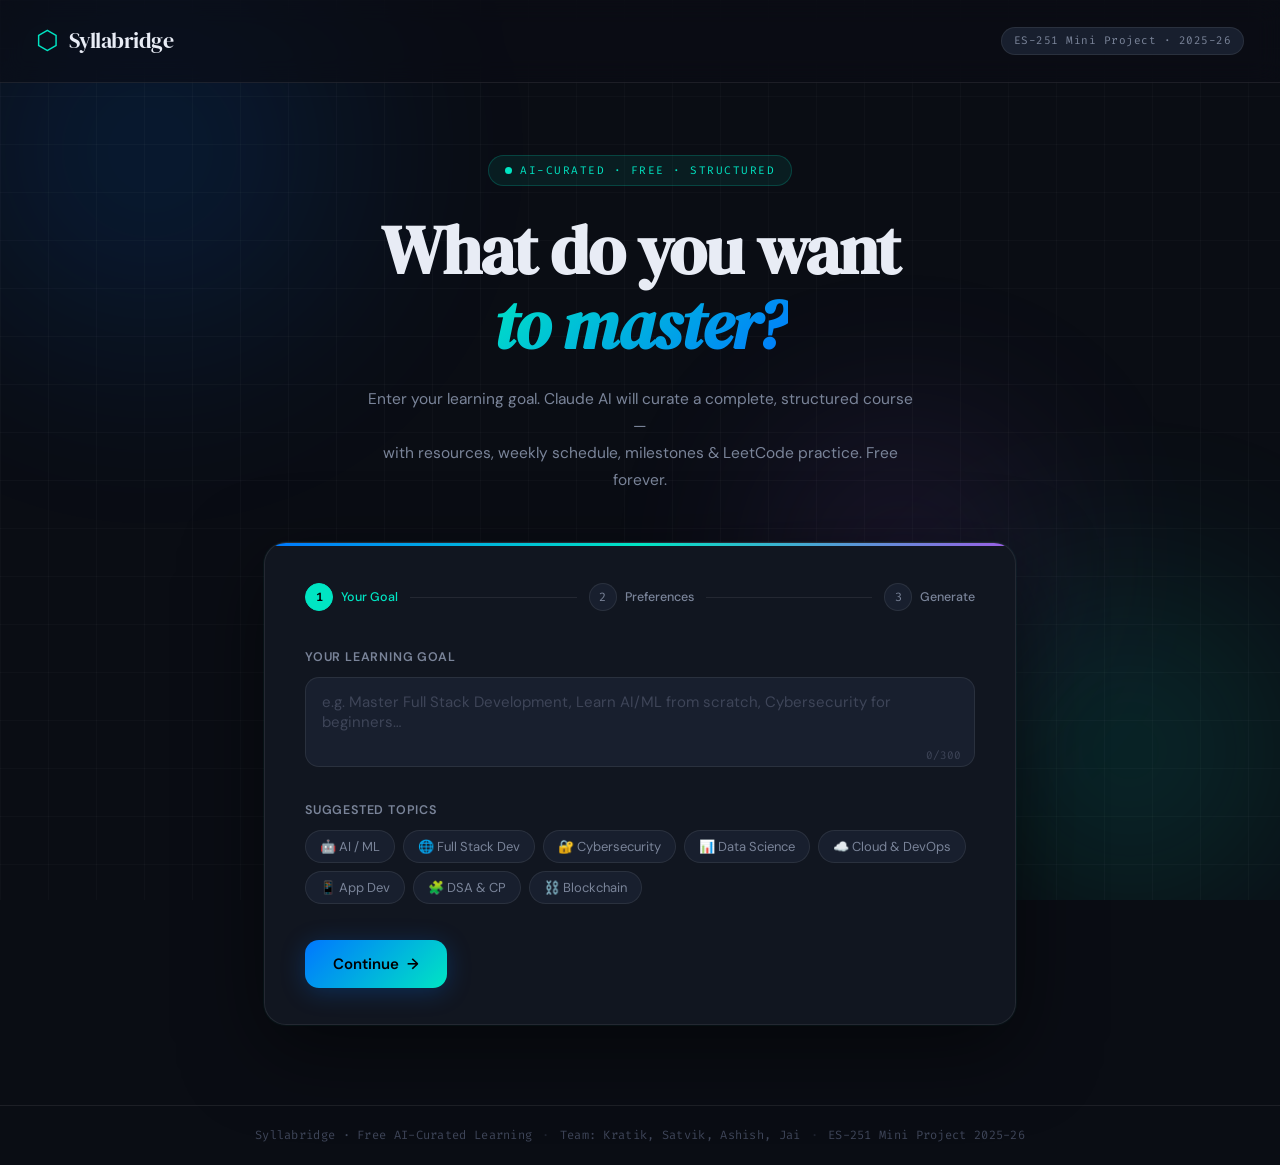
<file: index.html>
<!DOCTYPE html>
<html lang="en">
<head>
  <meta charset="UTF-8" />
  <meta name="viewport" content="width=device-width, initial-scale=1.0" />
  <title>Syllabridge — Start Your Journey</title>
  <link rel="stylesheet" href="style.css" />
  <link href="https://fonts.googleapis.com/css2?family=DM+Serif+Display:ital@0;1&family=DM+Sans:wght@300;400;500;600&family=Fira+Code:wght@400;500&display=swap" rel="stylesheet" />
</head>
<body>

  <!-- Animated Background -->
  <div class="bg-layer">
    <div class="bg-orb orb-1"></div>
    <div class="bg-orb orb-2"></div>
    <div class="bg-orb orb-3"></div>
    <div class="grid-overlay"></div>
  </div>

  <!-- Header -->
  <header class="site-header">
    <div class="logo">
      <span class="logo-icon">⬡</span>
      <span class="logo-text">Syllabridge</span>
    </div>
    <div class="header-tag">ES-251 Mini Project · 2025-26</div>
  </header>

  <!-- Main Content -->
  <main class="main-content">

    <!-- Hero -->
    <section class="hero" id="hero">
      <div class="hero-label">
        <span class="pulse-dot"></span>
        AI-Curated · Free · Structured
      </div>
      <h1 class="hero-title">
        What do you want<br />
        <em>to master?</em>
      </h1>
      <p class="hero-subtitle">
        Enter your learning goal. Claude AI will curate a complete, structured course —<br class="br-md" />
        with resources, weekly schedule, milestones & LeetCode practice. Free forever.
      </p>
    </section>

    <!-- Form Card -->
    <section class="form-section" id="form-section">
      <div class="form-card">

        <!-- Step indicator -->
        <div class="step-bar">
          <div class="step active" data-step="1">
            <span class="step-num">1</span>
            <span class="step-label">Your Goal</span>
          </div>
          <div class="step-line"></div>
          <div class="step" data-step="2">
            <span class="step-num">2</span>
            <span class="step-label">Preferences</span>
          </div>
          <div class="step-line"></div>
          <div class="step" data-step="3">
            <span class="step-num">3</span>
            <span class="step-label">Generate</span>
          </div>
        </div>

        <form id="courseForm" novalidate>

          <!-- ── STEP 1 ── -->
          <div class="form-step" id="step-1">
            <div class="field-group">
              <label class="field-label" for="courseGoal">Your Learning Goal</label>
              <div class="input-wrapper">
                <textarea
                  id="courseGoal"
                  name="courseGoal"
                  rows="3"
                  class="field-input"
                  placeholder="e.g. Master Full Stack Development, Learn AI/ML from scratch, Cybersecurity for beginners…"
                  maxlength="300"
                ></textarea>
                <div class="char-counter"><span id="charCount">0</span>/300</div>
              </div>
              <div class="field-error" id="goalError">Please describe your learning goal.</div>
            </div>

            <div class="field-group">
              <label class="field-label">Suggested Topics</label>
              <div class="chips" id="chips">
                <button type="button" class="chip" data-value="Master AI / Machine Learning">🤖 AI / ML</button>
                <button type="button" class="chip" data-value="Full Stack Web Development">🌐 Full Stack Dev</button>
                <button type="button" class="chip" data-value="Cybersecurity Fundamentals">🔐 Cybersecurity</button>
                <button type="button" class="chip" data-value="Data Science with Python">📊 Data Science</button>
                <button type="button" class="chip" data-value="Cloud Computing & DevOps">☁️ Cloud & DevOps</button>
                <button type="button" class="chip" data-value="Android / iOS App Development">📱 App Dev</button>
                <button type="button" class="chip" data-value="DSA & Competitive Programming">🧩 DSA & CP</button>
                <button type="button" class="chip" data-value="Blockchain & Web3">⛓️ Blockchain</button>
              </div>
            </div>

            <button type="button" class="btn-next" id="nextBtn1">
              Continue <span class="btn-arrow">→</span>
            </button>
          </div>

          <!-- ── STEP 2 ── -->
          <div class="form-step hidden" id="step-2">

            <div class="two-col">
              <div class="field-group">
                <label class="field-label" for="skillLevel">Current Level</label>
                <div class="select-wrapper">
                  <select id="skillLevel" name="skillLevel" class="field-input field-select">
                    <option value="">Select…</option>
                    <option value="beginner">🌱 Beginner — No prior experience</option>
                    <option value="intermediate">🌿 Intermediate — Some basics known</option>
                    <option value="advanced">🌳 Advanced — Want to go deeper</option>
                  </select>
                </div>
                <div class="field-error" id="levelError">Please select your skill level.</div>
              </div>

              <div class="field-group">
                <label class="field-label" for="duration">Target Duration</label>
                <div class="select-wrapper">
                  <select id="duration" name="duration" class="field-input field-select">
                    <option value="">Select…</option>
                    <option value="4">4 Weeks — Intensive sprint</option>
                    <option value="8">8 Weeks — Balanced pace</option>
                    <option value="12">12 Weeks — Standard course</option>
                    <option value="24">24 Weeks — Deep mastery</option>
                  </select>
                </div>
                <div class="field-error" id="durationError">Please select a duration.</div>
              </div>
            </div>

            <div class="field-group">
              <label class="field-label" for="hoursPerWeek">Hours Per Week Available</label>
              <div class="range-row">
                <input type="range" id="hoursPerWeek" name="hoursPerWeek" min="2" max="40" value="10" class="range-input" />
                <span class="range-val" id="rangeVal">10 hrs/week</span>
              </div>
            </div>

            <div class="field-group">
              <label class="field-label">Learning Style (choose all that apply)</label>
              <div class="checkbox-grid">
                <label class="check-card">
                  <input type="checkbox" name="style" value="video" checked />
                  <span class="check-icon">📹</span>
                  <span>Video Lectures</span>
                </label>
                <label class="check-card">
                  <input type="checkbox" name="style" value="reading" />
                  <span class="check-icon">📖</span>
                  <span>Reading / Docs</span>
                </label>
                <label class="check-card">
                  <input type="checkbox" name="style" value="projects" checked />
                  <span class="check-icon">🛠️</span>
                  <span>Hands-on Projects</span>
                </label>
                <label class="check-card">
                  <input type="checkbox" name="style" value="problems" />
                  <span class="check-icon">🧩</span>
                  <span>Problem Solving</span>
                </label>
              </div>
            </div>

            <div class="field-group">
              <label class="field-label" for="email">Email — Get your course plan delivered</label>
              <input
                type="email"
                id="email"
                name="email"
                class="field-input"
                placeholder="you@example.com"
              />
              <div class="field-error" id="emailError">Please enter a valid email address.</div>
            </div>

            <div class="btn-row">
              <button type="button" class="btn-back" id="backBtn2">← Back</button>
              <button type="button" class="btn-next" id="nextBtn2">
                Review &amp; Generate <span class="btn-arrow">→</span>
              </button>
            </div>
          </div>

          <!-- ── STEP 3 ── -->
          <div class="form-step hidden" id="step-3">
            <div class="review-header">
              <span class="review-icon">✦</span>
              <h2 class="review-title">Your Course Plan</h2>
            </div>

            <div class="review-grid" id="reviewGrid">
              <!-- Filled by JS -->
            </div>

            <label class="terms-row">
              <input type="checkbox" id="termsCheck" name="terms" />
              <span>I agree that my data will only be used to generate my personalized course plan.</span>
            </label>
            <div class="field-error" id="termsError">Please accept to continue.</div>

            <div class="btn-row">
              <button type="button" class="btn-back" id="backBtn3">← Back</button>
              <button type="submit" class="btn-submit" id="submitBtn">
                <span class="btn-label">Generate My Course ✦</span>
                <span class="btn-loader hidden" id="btnLoader">
                  <svg viewBox="0 0 24 24" fill="none" stroke="currentColor" stroke-width="2.5"><path d="M12 2v4M12 18v4M4.93 4.93l2.83 2.83M16.24 16.24l2.83 2.83M2 12h4M18 12h4M4.93 19.07l2.83-2.83M16.24 7.76l2.83-2.83"/></svg>
                  Generating…
                </span>
              </button>
            </div>
          </div>

        </form>
      </div>
    </section>

    <!-- Success Screen -->
    <section class="success-screen hidden" id="successScreen">
      <div class="success-card">
        <div class="success-icon-wrap">
          <svg class="success-svg" viewBox="0 0 60 60" fill="none">
            <circle cx="30" cy="30" r="28" stroke="var(--accent)" stroke-width="2" class="success-ring"/>
            <path d="M18 30l9 9 15-15" stroke="var(--accent)" stroke-width="2.5" stroke-linecap="round" stroke-linejoin="round" class="success-check"/>
          </svg>
        </div>
        <h2 class="success-title">Course Request Submitted!</h2>
        <p class="success-sub">Your course is ready! Taking you to your dashboard now — or click below to go immediately.</p>
        <div class="success-summary" id="successSummary"></div>
        <button class="btn-restart" id="restartBtn">Start Course →</button>
      </div>
    </section>

  </main>

  <!-- Footer -->
  <footer class="site-footer">
    <span>Syllabridge · Free AI-Curated Learning</span>
    <span class="footer-sep">·</span>
    <span>Team: Kratik, Satvik, Ashish, Jai</span>
    <span class="footer-sep">·</span>
    <span>ES-251 Mini Project 2025-26</span>
  </footer>

  <script src="script.js"></script>
</body>
</html>
</file>
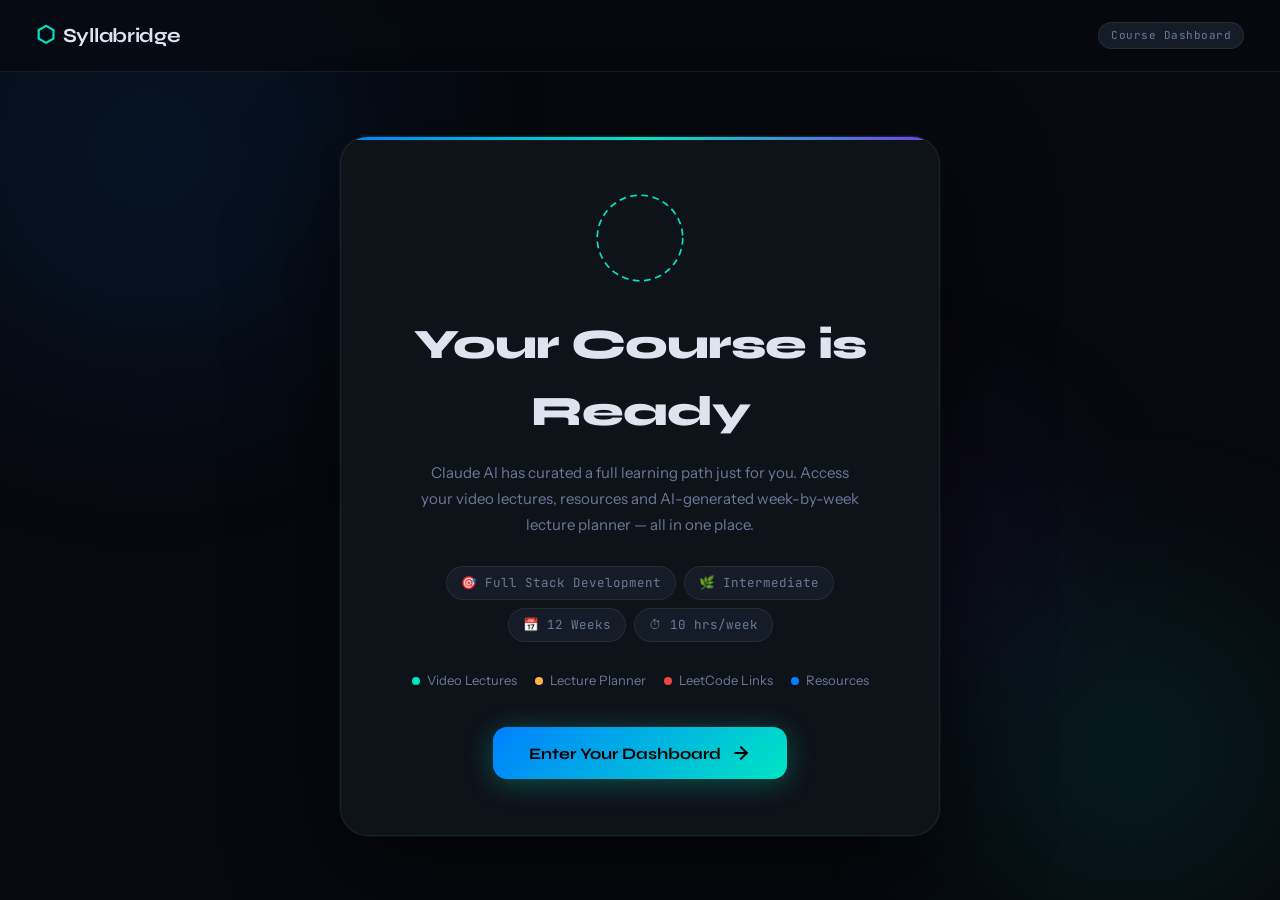
<file: index2.html>
<!DOCTYPE html>
<html lang="en">
<head>
  <meta charset="UTF-8" />
  <meta name="viewport" content="width=device-width, initial-scale=1.0" />
  <title>Syllabridge — Your Course Dashboard</title>
  <link rel="stylesheet" href="style2.css" />
  <link href="https://fonts.googleapis.com/css2?family=Syne:wght@400;500;600;700;800&family=Instrument+Sans:wght@300;400;500;600&family=JetBrains+Mono:wght@400;500&display=swap" rel="stylesheet" />
</head>
<body>

  <!-- BG -->
  <div class="bg-mesh">
    <div class="mesh-orb m1"></div>
    <div class="mesh-orb m2"></div>
    <div class="mesh-orb m3"></div>
    <canvas id="gridCanvas"></canvas>
  </div>

  <!-- ══ LANDING / CONTINUE SCREEN ══════════════════════════ -->
  <div class="landing-screen" id="landingScreen">
    <header class="land-header">
      <div class="logo"><span class="logo-hex">⬡</span>Syllabridge</div>
      <span class="land-badge">Course Dashboard</span>
    </header>

    <div class="land-body">
      <div class="land-card" id="landCard">
        <div class="land-icon-ring">
          <svg viewBox="0 0 80 80" fill="none">
            <circle cx="40" cy="40" r="38" stroke="var(--accent)" stroke-width="1.5" stroke-dasharray="6 4" class="spin-ring"/>
            <text x="40" y="47" text-anchor="middle" font-size="28">🎓</text>
          </svg>
        </div>
        <h1 class="land-title">Your Course is Ready</h1>
        <p class="land-sub">Claude AI has curated a full learning path just for you. Access your video lectures, resources and AI-generated week-by-week lecture planner — all in one place.</p>

        <div class="land-meta" id="landMeta">
          <!-- Filled by JS from localStorage / URL params -->
          <div class="meta-pill" id="metaGoal">🎯 Full Stack Development</div>
          <div class="meta-pill" id="metaLevel">🌿 Intermediate</div>
          <div class="meta-pill" id="metaDuration">📅 12 Weeks</div>
          <div class="meta-pill" id="metaHours">⏱ 10 hrs/week</div>
        </div>

        <div class="land-features">
          <div class="feat-item"><span class="feat-dot v"></span>Video Lectures</div>
          <div class="feat-item"><span class="feat-dot p"></span>Lecture Planner</div>
          <div class="feat-item"><span class="feat-dot l"></span>LeetCode Links</div>
          <div class="feat-item"><span class="feat-dot r"></span>Resources</div>
        </div>

        <a href="index3.html"><button class="btn-continue" id="continueBtn">
          <span>Enter Your Dashboard</span>
          <svg viewBox="0 0 24 24" fill="none" stroke="currentColor" stroke-width="2.5" stroke-linecap="round"><path d="M5 12h14M12 5l7 7-7 7"/></svg>
        </button>
        </a>
      </div>
    </div>
  </div>

  <!-- ══ DASHBOARD ══════════════════════════════════════════ -->
  <div class="dashboard hidden" id="dashboard">

    <!-- Sidebar -->
    <aside class="sidebar" id="sidebar">
      <div class="sidebar-top">
        <div class="logo sidebar-logo"><span class="logo-hex">⬡</span>Syllabridge</div>
        <button class="sidebar-close" id="sidebarClose" title="Close sidebar">✕</button>
      </div>

      <div class="course-info">
        <div class="course-topic" id="sidebarTopic">Full Stack Development</div>
        <div class="course-meta-row">
          <span id="sidebarLevel">Intermediate</span>
          <span class="dot-sep">·</span>
          <span id="sidebarDuration">12 Weeks</span>
        </div>
        <div class="progress-bar-wrap">
          <div class="progress-bar-track">
            <div class="progress-bar-fill" id="progressFill" style="width:0%"></div>
          </div>
          <span class="progress-label" id="progressLabel">0% Complete</span>
        </div>
      </div>

      <!-- Nav tabs -->
      <nav class="sidebar-nav">
        <button class="nav-btn active" data-tab="videos">
          <span class="nav-icon">▶</span> Video Lectures
        </button>
        <button class="nav-btn" data-tab="planner">
          <span class="nav-icon">📋</span> Lecture Planner
        </button>
        <button class="nav-btn" data-tab="resources">
          <span class="nav-icon">🔗</span> Resources
        </button>
      </nav>

      <!-- Playlist -->
      <div class="playlist" id="playlist">
        <!-- Injected by JS -->
      </div>
    </aside>

    <!-- Main Panel -->
    <main class="main-panel">

      <!-- Top bar -->
      <div class="topbar">
        <button class="menu-btn" id="menuBtn" title="Toggle sidebar">
          <span></span><span></span><span></span>
        </button>
        <div class="topbar-title" id="topbarTitle">Video Lectures</div>
        <div class="topbar-right">
          <span class="kbd-hint" id="topbarMeta"></span>
          <button class="btn-sm-outline" id="plannerQuickBtn">📋 Open Planner</button>
        </div>
      </div>

      <!-- ── TAB: VIDEOS ──────────────────────────────────── -->
      <div class="tab-panel active" id="tab-videos">
        <div class="video-layout">

          <!-- Player -->
          <div class="player-area">
            <div class="player-wrap" id="playerWrap">
              <div class="player-placeholder" id="playerPlaceholder">
                <div class="play-big">▶</div>
                <p>Select a lecture from the playlist to begin</p>
              </div>
              <div id="youtubeEmbed" class="yt-embed hidden"></div>
            </div>

            <!-- Video info -->
            <div class="video-info" id="videoInfo">
              <div class="vi-top">
                <div>
                  <div class="vi-title" id="viTitle">Select a video to start</div>
                  <div class="vi-meta" id="viMeta"></div>
                </div>
                <div class="vi-actions">
                  <button class="vi-btn" id="markDoneBtn" title="Mark as done">✓ Mark Done</button>
                  <button class="vi-btn" id="openYTBtn" title="Open in YouTube">↗ YouTube</button>
                </div>
              </div>
              <div class="vi-desc" id="viDesc"></div>
              <div class="lc-row" id="lcRow"></div>
            </div>

            <!-- Controls -->
            <div class="vid-nav-row">
              <button class="vid-nav-btn" id="prevBtn">← Previous</button>
              <span class="vid-nav-count" id="vidNavCount">—</span>
              <button class="vid-nav-btn primary" id="nextBtn">Next →</button>
            </div>
          </div>

          <!-- Inline mini-playlist (desktop) -->
          <div class="mini-playlist" id="miniPlaylist">
            <div class="mp-header">
              <span>Playlist</span>
              <span class="mp-count" id="mpCount"></span>
            </div>
            <div class="mp-list" id="mpList"></div>
          </div>
        </div>
      </div>

      <!-- ── TAB: PLANNER ──────────────────────────────────── -->
      <div class="tab-panel hidden" id="tab-planner">
        <div class="planner-area">
          <div class="planner-header">
            <div>
              <h2 class="planner-title">Week-by-Week Lecture Plan</h2>
              <p class="planner-sub" id="plannerSub">Your personalised AI-curated study schedule</p>
            </div>
            <div class="planner-header-right">
              <div class="overall-progress">
                <svg class="ring-svg" viewBox="0 0 44 44">
                  <circle cx="22" cy="22" r="18" stroke="var(--border)" stroke-width="3" fill="none"/>
                  <circle cx="22" cy="22" r="18" stroke="var(--accent)" stroke-width="3" fill="none"
                    stroke-dasharray="113" stroke-dashoffset="113"
                    id="ringProgress" stroke-linecap="round"
                    transform="rotate(-90 22 22)"/>
                </svg>
                <div class="ring-label">
                  <span id="ringPct">0%</span>
                  <small>done</small>
                </div>
              </div>
            </div>
          </div>

          <div class="week-grid" id="weekGrid">
            <!-- Injected by JS -->
          </div>
        </div>
      </div>

      <!-- ── TAB: RESOURCES ────────────────────────────────── -->
      <div class="tab-panel hidden" id="tab-resources">
        <div class="resources-area">
          <h2 class="planner-title">Curated Resources</h2>
          <p class="planner-sub">Hand-picked free resources from GitHub, YouTube & Docs</p>
          <div class="res-grid" id="resGrid">
            <!-- Injected by JS -->
          </div>
        </div>
      </div>

    </main>
  </div>

  <script src="script2.js"></script>
</body>
</html>
</file>
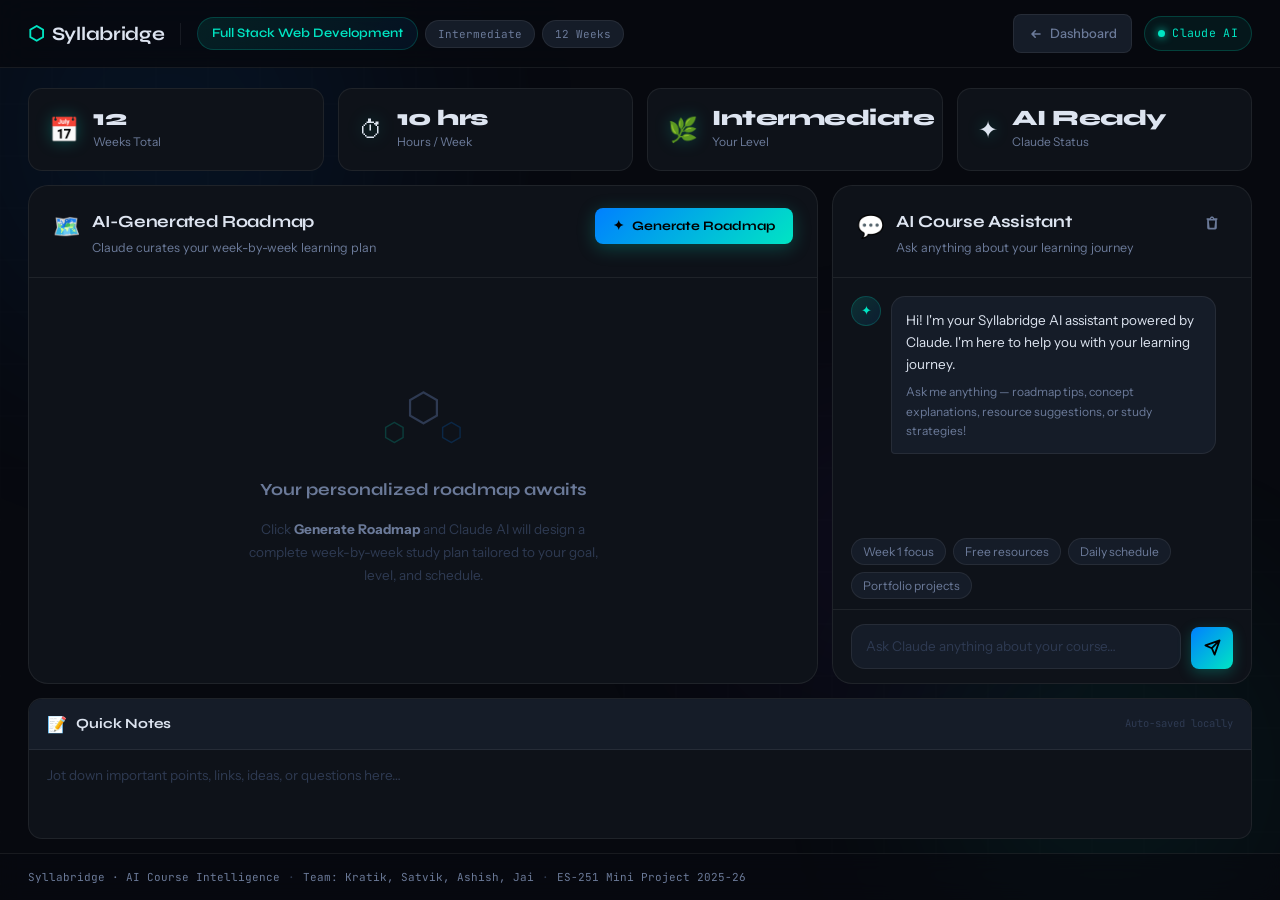
<file: index3.html>
<!DOCTYPE html>
<html lang="en">
<head>
  <meta charset="UTF-8" />
  <meta name="viewport" content="width=device-width, initial-scale=1.0" />
  <title>Syllabridge — AI Course Intelligence</title>
  <link rel="stylesheet" href="style3.css" />
  <link href="https://fonts.googleapis.com/css2?family=Syne:wght@400;500;600;700;800&family=Instrument+Sans:wght@300;400;500;600&family=JetBrains+Mono:wght@400;500&display=swap" rel="stylesheet" />
</head>
<body>

  <!-- Animated background -->
  <div class="bg-mesh">
    <div class="mesh-orb m1"></div>
    <div class="mesh-orb m2"></div>
    <div class="mesh-orb m3"></div>
    <canvas id="gridCanvas"></canvas>
  </div>

  <!-- ── HEADER ───────────────────────────────────────────── -->
  <header class="app-header">
    <div class="header-left">
      <div class="logo"><span class="logo-hex">⬡</span>Syllabridge</div>
      <div class="header-sep"></div>
      <div class="course-pill-wrap">
        <span class="course-pill" id="headerGoal">Loading…</span>
        <span class="course-meta-pill" id="headerLevel">—</span>
        <span class="course-meta-pill" id="headerDuration">—</span>
      </div>
    </div>
    <div class="header-right">
      <a href="index2.html" class="nav-link-btn">
        <svg viewBox="0 0 20 20" fill="currentColor"><path fill-rule="evenodd" d="M9.707 14.707a1 1 0 01-1.414 0l-4-4a1 1 0 010-1.414l4-4a1 1 0 011.414 1.414L7.414 9H15a1 1 0 110 2H7.414l2.293 2.293a1 1 0 010 1.414z" clip-rule="evenodd"/></svg>
        Dashboard
      </a>
      <div class="ai-badge">
        <span class="ai-dot"></span>
        Claude AI
      </div>
    </div>
  </header>

  <!-- ── STATS ROW ──────────────────────────────────────────── -->
  <div class="stats-row">
    <div class="stat-card" id="statWeeks">
      <div class="stat-icon">📅</div>
      <div class="stat-body">
        <div class="stat-val" id="statWeeksVal">—</div>
        <div class="stat-label">Weeks Total</div>
      </div>
    </div>
    <div class="stat-card" id="statHours">
      <div class="stat-icon">⏱</div>
      <div class="stat-body">
        <div class="stat-val" id="statHoursVal">—</div>
        <div class="stat-label">Hours / Week</div>
      </div>
    </div>
    <div class="stat-card" id="statLevel">
      <div class="stat-icon">🌿</div>
      <div class="stat-body">
        <div class="stat-val" id="statLevelVal">—</div>
        <div class="stat-label">Your Level</div>
      </div>
    </div>
    <div class="stat-card" id="statAI">
      <div class="stat-icon">✦</div>
      <div class="stat-body">
        <div class="stat-val" id="statAIVal">AI Ready</div>
        <div class="stat-label">Claude Status</div>
      </div>
    </div>
  </div>

  <!-- ── MAIN GRID ──────────────────────────────────────────── -->
  <div class="main-grid">

    <!-- ── LEFT: AI ROADMAP ────────────────────────────────── -->
    <section class="panel panel-roadmap">

      <div class="panel-header">
        <div class="panel-title-wrap">
          <span class="panel-icon">🗺️</span>
          <div>
            <h2 class="panel-title">AI-Generated Roadmap</h2>
            <p class="panel-sub">Claude curates your week-by-week learning plan</p>
          </div>
        </div>
        <button class="btn-generate" id="generateBtn">
          <span class="btn-gen-icon">✦</span>
          <span id="generateBtnText">Generate Roadmap</span>
        </button>
      </div>

      <!-- Empty state -->
      <div class="roadmap-empty" id="roadmapEmpty">
        <div class="empty-graphic">
          <div class="empty-hex">⬡</div>
          <div class="empty-hex-2">⬡</div>
          <div class="empty-hex-3">⬡</div>
        </div>
        <p class="empty-title">Your personalized roadmap awaits</p>
        <p class="empty-sub">Click <strong>Generate Roadmap</strong> and Claude AI will design a complete week-by-week study plan tailored to your goal, level, and schedule.</p>
      </div>

      <!-- Loading state -->
      <div class="roadmap-loading hidden" id="roadmapLoading">
        <div class="gen-terminal">
          <div class="terminal-bar">
            <span class="t-dot r"></span>
            <span class="t-dot y"></span>
            <span class="t-dot g"></span>
            <span class="t-title">claude-ai · generating curriculum</span>
          </div>
          <div class="terminal-body">
            <div class="t-line">
              <span class="t-prompt">$</span>
              <span class="t-cmd" id="termCmd">analyzing learning goal…</span>
              <span class="t-cursor">▌</span>
            </div>
            <div class="t-stream" id="termStream"></div>
          </div>
        </div>
      </div>

      <!-- Roadmap weeks output -->
      <div class="roadmap-weeks hidden" id="roadmapWeeks"></div>

      <!-- Error state -->
      <div class="roadmap-error hidden" id="roadmapError">
        <span class="err-icon">⚠</span>
        <p id="roadmapErrorMsg">Something went wrong. Please try again.</p>
        <button class="btn-retry" id="retryBtn">Retry</button>
      </div>
    </section>

    <!-- ── RIGHT: AI CHAT ───────────────────────────────────── -->
    <section class="panel panel-chat">

      <div class="panel-header">
        <div class="panel-title-wrap">
          <span class="panel-icon">💬</span>
          <div>
            <h2 class="panel-title">AI Course Assistant</h2>
            <p class="panel-sub">Ask anything about your learning journey</p>
          </div>
        </div>
        <button class="btn-clear-chat" id="clearChatBtn" title="Clear chat">
          <svg viewBox="0 0 20 20" fill="currentColor"><path fill-rule="evenodd" d="M9 2a1 1 0 00-.894.553L7.382 4H4a1 1 0 000 2v10a2 2 0 002 2h8a2 2 0 002-2V6a1 1 0 100-2h-3.382l-.724-1.447A1 1 0 0011 2H9zm0 2h2l.5 1H8.5L9 4zm-3 3h8l-1 9H7L6 7z" clip-rule="evenodd"/></svg>
        </button>
      </div>

      <!-- Chat messages -->
      <div class="chat-messages" id="chatMessages">
        <div class="chat-msg ai" id="welcomeMsg">
          <div class="msg-avatar">✦</div>
          <div class="msg-bubble">
            <p>Hi! I'm your Syllabridge AI assistant powered by Claude. I'm here to help you with your learning journey.</p>
            <p class="msg-sub">Ask me anything — roadmap tips, concept explanations, resource suggestions, or study strategies!</p>
          </div>
        </div>
      </div>

      <!-- Suggested prompts -->
      <div class="chat-suggestions" id="chatSuggestions">
        <button class="sug-chip" data-prompt="What should I focus on in Week 1?">Week 1 focus</button>
        <button class="sug-chip" data-prompt="Suggest 3 free resources for my topic">Free resources</button>
        <button class="sug-chip" data-prompt="How many hours should I study daily?">Daily schedule</button>
        <button class="sug-chip" data-prompt="What projects should I build to showcase on my portfolio?">Portfolio projects</button>
      </div>

      <!-- Chat input -->
      <div class="chat-input-wrap">
        <textarea
          id="chatInput"
          class="chat-input"
          placeholder="Ask Claude anything about your course…"
          rows="1"
          maxlength="600"
        ></textarea>
        <button class="chat-send-btn" id="chatSendBtn" title="Send">
          <svg viewBox="0 0 24 24" fill="none" stroke="currentColor" stroke-width="2.5" stroke-linecap="round" stroke-linejoin="round">
            <path d="M22 2L11 13M22 2l-7 20-4-9-9-4 20-7z"/>
          </svg>
        </button>
      </div>
    </section>

  </div><!-- /main-grid -->

  <!-- ── QUICK NOTES ───────────────────────────────────────── -->
  <section class="notes-section">
    <div class="notes-header">
      <span class="notes-icon">📝</span>
      <h3 class="notes-title">Quick Notes</h3>
      <span class="notes-hint">Auto-saved locally</span>
    </div>
    <textarea id="notesArea" class="notes-area" placeholder="Jot down important points, links, ideas, or questions here…"></textarea>
  </section>

  <!-- ── FOOTER ────────────────────────────────────────────── -->
  <footer class="app-footer">
    <span>Syllabridge · AI Course Intelligence</span>
    <span class="footer-sep">·</span>
    <span>Team: Kratik, Satvik, Ashish, Jai</span>
    <span class="footer-sep">·</span>
    <span>ES-251 Mini Project 2025-26</span>
  </footer>

  <script src="script3.js"></script>
</body>
</html>
</file>
<file: style.css>
/* ─── TOKENS ──────────────────────────────────────────────── */
:root {
  --bg:        #0a0d14;
  --surface:   #111620;
  --surface2:  #181f2e;
  --border:    rgba(255,255,255,0.08);
  --border-hi: rgba(255,255,255,0.18);
  --accent:    #00e5c3;
  --accent2:   #0077ff;
  --accent3:   #9b5de5;
  --text:      #e8ecf5;
  --text-muted:#7a8499;
  --text-dim:  #3e4558;
  --danger:    #ff5c7c;

  --radius-sm: 8px;
  --radius-md: 14px;
  --radius-lg: 22px;

  --font-display: 'DM Serif Display', Georgia, serif;
  --font-body:    'DM Sans', sans-serif;
  --font-mono:    'Fira Code', monospace;

  --ease-bounce: cubic-bezier(0.34, 1.56, 0.64, 1);
}

/* ─── RESET ───────────────────────────────────────────────── */
*, *::before, *::after { box-sizing: border-box; margin: 0; padding: 0; }
html { scroll-behavior: smooth; }
body {
  background: var(--bg);
  color: var(--text);
  font-family: var(--font-body);
  font-size: 15px;
  line-height: 1.6;
  min-height: 100vh;
  overflow-x: hidden;
}

/* ─── ANIMATED BACKGROUND ─────────────────────────────────── */
.bg-layer {
  position: fixed;
  inset: 0;
  z-index: 0;
  overflow: hidden;
  pointer-events: none;
}
.bg-orb {
  position: absolute;
  border-radius: 50%;
  filter: blur(90px);
  opacity: 0.18;
  animation: drift 18s ease-in-out infinite alternate;
}
.orb-1 {
  width: 600px; height: 600px;
  background: radial-gradient(circle, #0077ff, transparent 70%);
  top: -150px; left: -150px;
  animation-delay: 0s;
}
.orb-2 {
  width: 500px; height: 500px;
  background: radial-gradient(circle, #00e5c3, transparent 70%);
  bottom: -100px; right: -100px;
  animation-delay: -6s;
}
.orb-3 {
  width: 400px; height: 400px;
  background: radial-gradient(circle, #9b5de5, transparent 70%);
  top: 40%; left: 55%;
  animation-delay: -12s;
}
@keyframes drift {
  from { transform: translate(0, 0) scale(1); }
  to   { transform: translate(40px, 30px) scale(1.08); }
}
.grid-overlay {
  position: absolute;
  inset: 0;
  background-image:
    linear-gradient(rgba(255,255,255,0.025) 1px, transparent 1px),
    linear-gradient(90deg, rgba(255,255,255,0.025) 1px, transparent 1px);
  background-size: 48px 48px;
}

/* ─── HEADER ──────────────────────────────────────────────── */
.site-header {
  position: relative;
  z-index: 10;
  display: flex;
  align-items: center;
  justify-content: space-between;
  padding: 20px 36px;
  border-bottom: 1px solid var(--border);
  backdrop-filter: blur(12px);
  background: rgba(10,13,20,0.6);
}
.logo {
  display: flex;
  align-items: center;
  gap: 10px;
  font-family: var(--font-display);
  font-size: 22px;
  letter-spacing: -0.5px;
}
.logo-icon {
  font-size: 26px;
  color: var(--accent);
  animation: spin 8s linear infinite;
  display: inline-block;
}
@keyframes spin {
  from { transform: rotate(0deg); }
  to   { transform: rotate(360deg); }
}
.header-tag {
  font-family: var(--font-mono);
  font-size: 11px;
  color: var(--text-muted);
  background: var(--surface2);
  border: 1px solid var(--border);
  padding: 4px 12px;
  border-radius: 20px;
  letter-spacing: 0.5px;
}

/* ─── MAIN ────────────────────────────────────────────────── */
.main-content {
  position: relative;
  z-index: 5;
  max-width: 800px;
  margin: 0 auto;
  padding: 0 24px 80px;
}

/* ─── HERO ────────────────────────────────────────────────── */
.hero {
  padding: 72px 0 48px;
  text-align: center;
  animation: fadeUp 0.8s var(--ease-bounce) both;
}
.hero-label {
  display: inline-flex;
  align-items: center;
  gap: 8px;
  font-family: var(--font-mono);
  font-size: 11px;
  letter-spacing: 1.5px;
  text-transform: uppercase;
  color: var(--accent);
  background: rgba(0,229,195,0.08);
  border: 1px solid rgba(0,229,195,0.2);
  padding: 6px 16px;
  border-radius: 20px;
  margin-bottom: 28px;
}
.pulse-dot {
  width: 7px; height: 7px;
  background: var(--accent);
  border-radius: 50%;
  animation: pulse 2s ease infinite;
}
@keyframes pulse {
  0%, 100% { opacity: 1; transform: scale(1); }
  50%       { opacity: 0.4; transform: scale(0.7); }
}
.hero-title {
  font-family: var(--font-display);
  font-size: clamp(40px, 7vw, 68px);
  line-height: 1.1;
  letter-spacing: -1.5px;
  margin-bottom: 22px;
}
.hero-title em {
  font-style: italic;
  color: transparent;
  background: linear-gradient(135deg, var(--accent), var(--accent2));
  -webkit-background-clip: text;
  background-clip: text;
}
.hero-subtitle {
  font-size: 15.5px;
  color: var(--text-muted);
  max-width: 560px;
  margin: 0 auto;
  line-height: 1.75;
}
.br-md { display: none; }
@media (min-width: 600px) { .br-md { display: inline; } }

/* ─── FORM SECTION ────────────────────────────────────────── */
.form-section {
  animation: fadeUp 0.9s 0.15s var(--ease-bounce) both;
}
.form-card {
  background: var(--surface);
  border: 1px solid var(--border);
  border-radius: var(--radius-lg);
  padding: 40px 40px 36px;
  box-shadow:
    0 0 0 1px rgba(0,229,195,0.04),
    0 24px 80px rgba(0,0,0,0.5);
  position: relative;
  overflow: hidden;
}
.form-card::before {
  content: '';
  position: absolute;
  top: 0; left: 0; right: 0;
  height: 3px;
  background: linear-gradient(90deg, var(--accent2), var(--accent), var(--accent3));
  border-radius: var(--radius-lg) var(--radius-lg) 0 0;
}

/* ─── STEP BAR ────────────────────────────────────────────── */
.step-bar {
  display: flex;
  align-items: center;
  margin-bottom: 36px;
  gap: 0;
}
.step {
  display: flex;
  align-items: center;
  gap: 8px;
  flex-shrink: 0;
}
.step-num {
  width: 28px; height: 28px;
  border-radius: 50%;
  background: var(--surface2);
  border: 1.5px solid var(--border);
  display: flex; align-items: center; justify-content: center;
  font-family: var(--font-mono);
  font-size: 12px;
  color: var(--text-muted);
  transition: all 0.3s ease;
}
.step-label {
  font-size: 12.5px;
  color: var(--text-muted);
  font-weight: 500;
  transition: color 0.3s ease;
}
.step.active .step-num {
  background: var(--accent);
  border-color: var(--accent);
  color: #000;
  font-weight: 600;
}
.step.active .step-label { color: var(--accent); }
.step.done .step-num {
  background: rgba(0,229,195,0.12);
  border-color: var(--accent);
  color: var(--accent);
}
.step.done .step-label { color: var(--text); }
.step-line {
  flex: 1;
  height: 1px;
  background: var(--border);
  margin: 0 12px;
  transition: background 0.4s ease;
}

/* ─── FORM STEPS ──────────────────────────────────────────── */
.form-step { animation: fadeUp 0.5s var(--ease-bounce) both; }
.form-step.hidden { display: none; }

/* ─── FIELDS ──────────────────────────────────────────────── */
.field-group { margin-bottom: 26px; }
.field-label {
  display: block;
  font-size: 12.5px;
  font-weight: 600;
  letter-spacing: 0.8px;
  text-transform: uppercase;
  color: var(--text-muted);
  margin-bottom: 10px;
}
.input-wrapper { position: relative; }
.field-input {
  width: 100%;
  background: var(--surface2);
  border: 1.5px solid var(--border);
  border-radius: var(--radius-md);
  color: var(--text);
  font-family: var(--font-body);
  font-size: 15px;
  padding: 14px 16px;
  outline: none;
  resize: none;
  transition: border-color 0.25s ease, box-shadow 0.25s ease;
}
.field-input::placeholder { color: var(--text-dim); }
.field-input:focus {
  border-color: rgba(0,229,195,0.5);
  box-shadow: 0 0 0 3px rgba(0,229,195,0.08);
}
.field-input.error { border-color: var(--danger); }
.char-counter {
  position: absolute;
  bottom: 10px; right: 14px;
  font-family: var(--font-mono);
  font-size: 11px;
  color: var(--text-dim);
}
.field-error {
  font-size: 12px;
  color: var(--danger);
  margin-top: 6px;
  display: none;
}
.field-error.visible { display: block; }

/* ─── SELECT ──────────────────────────────────────────────── */
.select-wrapper { position: relative; }
.field-select { cursor: pointer; appearance: none; padding-right: 40px; }
.select-wrapper::after {
  content: '▾';
  position: absolute;
  right: 14px; top: 50%;
  transform: translateY(-50%);
  color: var(--text-muted);
  pointer-events: none;
  font-size: 14px;
}

/* ─── CHIPS ───────────────────────────────────────────────── */
.chips { display: flex; flex-wrap: wrap; gap: 8px; }
.chip {
  background: var(--surface2);
  border: 1.5px solid var(--border);
  border-radius: 20px;
  color: var(--text-muted);
  font-family: var(--font-body);
  font-size: 13px;
  padding: 7px 14px;
  cursor: pointer;
  transition: all 0.2s ease;
}
.chip:hover {
  border-color: var(--accent);
  color: var(--accent);
  background: rgba(0,229,195,0.06);
}
.chip.selected {
  background: rgba(0,229,195,0.12);
  border-color: var(--accent);
  color: var(--accent);
}

/* ─── RANGE ───────────────────────────────────────────────── */
.range-row { display: flex; align-items: center; gap: 18px; }
.range-input {
  flex: 1;
  -webkit-appearance: none;
  height: 4px;
  background: var(--surface2);
  border-radius: 4px;
  outline: none;
  border: 1px solid var(--border);
}
.range-input::-webkit-slider-thumb {
  -webkit-appearance: none;
  width: 20px; height: 20px;
  border-radius: 50%;
  background: var(--accent);
  cursor: pointer;
  box-shadow: 0 0 12px rgba(0,229,195,0.4);
  transition: box-shadow 0.2s ease;
}
.range-input::-webkit-slider-thumb:hover { box-shadow: 0 0 20px rgba(0,229,195,0.6); }
.range-val {
  font-family: var(--font-mono);
  font-size: 13px;
  color: var(--accent);
  min-width: 90px;
  text-align: right;
}

/* ─── CHECKBOX GRID ───────────────────────────────────────── */
.checkbox-grid { display: grid; grid-template-columns: 1fr 1fr; gap: 10px; }
.check-card {
  display: flex;
  align-items: center;
  gap: 10px;
  background: var(--surface2);
  border: 1.5px solid var(--border);
  border-radius: var(--radius-sm);
  padding: 12px 14px;
  cursor: pointer;
  transition: all 0.2s ease;
  font-size: 13.5px;
  color: var(--text-muted);
}
.check-card:hover {
  border-color: var(--border-hi);
  color: var(--text);
}
.check-card input[type="checkbox"] { display: none; }
.check-card:has(input:checked) {
  background: rgba(0,229,195,0.07);
  border-color: rgba(0,229,195,0.4);
  color: var(--text);
}
.check-icon { font-size: 18px; }

/* ─── BUTTONS ─────────────────────────────────────────────── */
.btn-next, .btn-submit {
  display: inline-flex;
  align-items: center;
  gap: 8px;
  margin-top: 10px;
  background: linear-gradient(135deg, var(--accent2), var(--accent));
  color: #000;
  font-family: var(--font-body);
  font-weight: 600;
  font-size: 15px;
  border: none;
  border-radius: var(--radius-md);
  padding: 14px 28px;
  cursor: pointer;
  transition: transform 0.2s var(--ease-bounce), box-shadow 0.2s ease, opacity 0.2s ease;
  box-shadow: 0 4px 24px rgba(0,119,255,0.25);
}
.btn-next:hover, .btn-submit:hover {
  transform: translateY(-2px);
  box-shadow: 0 8px 32px rgba(0,229,195,0.35);
}
.btn-next:active, .btn-submit:active { transform: scale(0.97); }
.btn-arrow { transition: transform 0.2s ease; }
.btn-next:hover .btn-arrow { transform: translateX(4px); }
.btn-row { display: flex; align-items: center; justify-content: space-between; gap: 12px; margin-top: 10px; }
.btn-back {
  background: transparent;
  border: 1.5px solid var(--border);
  color: var(--text-muted);
  font-family: var(--font-body);
  font-size: 14px;
  padding: 12px 20px;
  border-radius: var(--radius-md);
  cursor: pointer;
  transition: all 0.2s ease;
}
.btn-back:hover {
  border-color: var(--border-hi);
  color: var(--text);
}
.two-col { display: grid; grid-template-columns: 1fr 1fr; gap: 16px; }

/* ─── REVIEW ──────────────────────────────────────────────── */
.review-header {
  display: flex;
  align-items: center;
  gap: 12px;
  margin-bottom: 24px;
}
.review-icon {
  font-size: 22px;
  color: var(--accent);
}
.review-title {
  font-family: var(--font-display);
  font-size: 24px;
  letter-spacing: -0.5px;
}
.review-grid {
  display: grid;
  grid-template-columns: 1fr 1fr;
  gap: 10px;
  margin-bottom: 22px;
}
.review-item {
  background: var(--surface2);
  border: 1px solid var(--border);
  border-radius: var(--radius-sm);
  padding: 14px 16px;
}
.review-item.full { grid-column: 1/-1; }
.review-key {
  font-size: 11px;
  font-weight: 600;
  letter-spacing: 0.8px;
  text-transform: uppercase;
  color: var(--text-dim);
  margin-bottom: 5px;
}
.review-val {
  font-size: 14px;
  color: var(--text);
  font-weight: 500;
}
.terms-row {
  display: flex;
  align-items: flex-start;
  gap: 10px;
  font-size: 13px;
  color: var(--text-muted);
  margin-bottom: 4px;
  cursor: pointer;
}
.terms-row input { width: 16px; height: 16px; flex-shrink: 0; margin-top: 2px; accent-color: var(--accent); }

/* ─── SUBMIT LOADER ───────────────────────────────────────── */
.btn-loader { display: flex; align-items: center; gap: 8px; }
.btn-loader svg {
  width: 18px; height: 18px;
  animation: spin 1s linear infinite;
}
.hidden { display: none !important; }

/* ─── SUCCESS ─────────────────────────────────────────────── */
.success-screen {
  animation: fadeUp 0.7s var(--ease-bounce) both;
  padding: 48px 0;
}
.success-card {
  text-align: center;
  background: var(--surface);
  border: 1px solid var(--border);
  border-radius: var(--radius-lg);
  padding: 60px 48px;
  box-shadow: 0 24px 80px rgba(0,0,0,0.5);
}
.success-icon-wrap { margin-bottom: 28px; }
.success-svg { width: 72px; height: 72px; }
.success-ring { stroke-dasharray: 176; stroke-dashoffset: 176; animation: draw-ring 0.8s ease forwards; }
.success-check { stroke-dasharray: 40; stroke-dashoffset: 40; animation: draw-check 0.5s 0.8s ease forwards; }
@keyframes draw-ring { to { stroke-dashoffset: 0; } }
@keyframes draw-check { to { stroke-dashoffset: 0; } }
.success-title {
  font-family: var(--font-display);
  font-size: 34px;
  letter-spacing: -0.5px;
  margin-bottom: 14px;
}
.success-sub {
  color: var(--text-muted);
  font-size: 15px;
  max-width: 440px;
  margin: 0 auto 28px;
  line-height: 1.7;
}
.success-summary {
  display: inline-flex;
  flex-wrap: wrap;
  gap: 10px;
  justify-content: center;
  margin-bottom: 32px;
}
.s-pill {
  background: var(--surface2);
  border: 1px solid var(--border);
  border-radius: 20px;
  padding: 6px 14px;
  font-size: 12.5px;
  font-family: var(--font-mono);
  color: var(--text-muted);
}
.btn-restart {
  background: linear-gradient(135deg, var(--accent2), var(--accent));
  border: none;
  color: #000;
  font-family: var(--font-body);
  font-weight: 700;
  font-size: 15px;
  padding: 14px 32px;
  border-radius: var(--radius-md);
  cursor: pointer;
  box-shadow: 0 4px 24px rgba(0,229,195,0.3);
  transition: transform 0.2s var(--ease-bounce), box-shadow 0.2s ease;
}
.btn-restart:hover {
  transform: translateY(-2px);
  box-shadow: 0 8px 36px rgba(0,229,195,0.45);
}

/* ─── FOOTER ──────────────────────────────────────────────── */
.site-footer {
  position: relative;
  z-index: 5;
  display: flex;
  align-items: center;
  justify-content: center;
  flex-wrap: wrap;
  gap: 10px;
  padding: 20px 24px;
  border-top: 1px solid var(--border);
  font-size: 12px;
  color: var(--text-dim);
  font-family: var(--font-mono);
  letter-spacing: 0.3px;
}
.footer-sep { color: var(--text-dim); opacity: 0.4; }

/* ─── ANIMATIONS ──────────────────────────────────────────── */
@keyframes fadeUp {
  from { opacity: 0; transform: translateY(24px); }
  to   { opacity: 1; transform: translateY(0); }
}

/* ─── RESPONSIVE ──────────────────────────────────────────── */
@media (max-width: 640px) {
  .form-card { padding: 28px 20px 24px; }
  .two-col { grid-template-columns: 1fr; }
  .checkbox-grid { grid-template-columns: 1fr; }
  .review-grid { grid-template-columns: 1fr; }
  .review-item.full { grid-column: 1; }
  .hero-title { font-size: 38px; }
  .site-header { padding: 16px 20px; }
  .header-tag { display: none; }
  .step-label { display: none; }
  .success-card { padding: 40px 24px; }
}
</file>
<file: style2.css>
/* ─── TOKENS ──────────────────────────────────────────────── */
:root {
  --bg:          #07090f;
  --surface:     #0e1219;
  --surface2:    #151c28;
  --surface3:    #1c2535;
  --border:      rgba(255,255,255,0.07);
  --border-hi:   rgba(255,255,255,0.15);
  --accent:      #00e5c3;
  --accent2:     #0080ff;
  --accent-glow: rgba(0,229,195,0.15);
  --warn:        #ffb347;
  --danger:      #ff5c7c;
  --success:     #4ade80;
  --text:        #dde4f0;
  --text-muted:  #6b7a99;
  --text-dim:    #2e3a52;
  --sidebar-w:   290px;

  --r-sm: 8px;
  --r-md: 14px;
  --r-lg: 20px;

  --font-display: 'Syne', sans-serif;
  --font-body:    'Instrument Sans', sans-serif;
  --font-mono:    'JetBrains Mono', monospace;

  --ease-spring: cubic-bezier(0.34, 1.56, 0.64, 1);
  --ease-out:    cubic-bezier(0.22, 1, 0.36, 1);
}

/* ─── RESET ───────────────────────────────────────────────── */
*, *::before, *::after { box-sizing: border-box; margin: 0; padding: 0; }
html { scroll-behavior: smooth; }
body {
  background: var(--bg);
  color: var(--text);
  font-family: var(--font-body);
  font-size: 14.5px;
  line-height: 1.6;
  min-height: 100vh;
  overflow-x: hidden;
}
button { font-family: var(--font-body); cursor: pointer; border: none; background: none; }
a { color: inherit; text-decoration: none; }
*:focus-visible { outline: 2px solid var(--accent); outline-offset: 3px; }

/* ─── ANIMATED MESH BG ────────────────────────────────────── */
.bg-mesh {
  position: fixed; inset: 0; z-index: 0; pointer-events: none; overflow: hidden;
}
.mesh-orb {
  position: absolute; border-radius: 50%; filter: blur(100px); opacity: 0.14;
  animation: orbFloat 20s ease-in-out infinite alternate;
}
.m1 { width:700px;height:700px;background:radial-gradient(circle,#0080ff,transparent 65%);top:-200px;left:-200px;animation-delay:0s; }
.m2 { width:500px;height:500px;background:radial-gradient(circle,#00e5c3,transparent 65%);bottom:-100px;right:-100px;animation-delay:-8s; }
.m3 { width:400px;height:400px;background:radial-gradient(circle,#7c3aed,transparent 65%);top:40%;left:55%;animation-delay:-14s; }
@keyframes orbFloat {
  from { transform: translate(0,0) scale(1); }
  to   { transform: translate(50px,30px) scale(1.1); }
}
#gridCanvas { position:absolute;inset:0;width:100%;height:100%;opacity:0.3; }

/* ─── LANDING SCREEN ──────────────────────────────────────── */
.landing-screen {
  position: relative; z-index: 10;
  min-height: 100vh;
  display: flex; flex-direction: column;
}
.land-header {
  display: flex; align-items: center; justify-content: space-between;
  padding: 18px 36px;
  border-bottom: 1px solid var(--border);
  backdrop-filter: blur(12px);
  background: rgba(7,9,15,0.7);
}
.land-badge {
  font-family: var(--font-mono); font-size: 11px; color: var(--text-muted);
  background: var(--surface2); border: 1px solid var(--border);
  padding: 4px 12px; border-radius: 20px; letter-spacing: 0.5px;
}
.land-body {
  flex: 1; display: flex; align-items: center; justify-content: center;
  padding: 60px 24px;
}
.land-card {
  background: var(--surface);
  border: 1px solid var(--border);
  border-radius: 28px;
  padding: 56px 52px;
  max-width: 600px; width: 100%;
  text-align: center;
  box-shadow: 0 0 0 1px rgba(0,229,195,0.05), 0 32px 100px rgba(0,0,0,0.6);
  position: relative; overflow: hidden;
  animation: fadeUp 0.8s var(--ease-spring) both;
}
.land-card::before {
  content: ''; position: absolute; top:0;left:0;right:0;height:3px;
  background: linear-gradient(90deg, var(--accent2), var(--accent), #7c3aed);
}
.land-icon-ring {
  width: 90px; height: 90px; margin: 0 auto 28px;
}
.spin-ring { animation: spinSlow 12s linear infinite; transform-origin: center; }
@keyframes spinSlow { to { transform: rotate(360deg); } }
.land-title {
  font-family: var(--font-display);
  font-size: clamp(28px, 5vw, 42px);
  font-weight: 800; letter-spacing: -1px;
  margin-bottom: 14px;
}
.land-sub {
  color: var(--text-muted); font-size: 15px; line-height: 1.75;
  max-width: 440px; margin: 0 auto 28px;
}
.land-meta {
  display: flex; flex-wrap: wrap; gap: 8px;
  justify-content: center; margin-bottom: 28px;
}
.meta-pill {
  background: var(--surface2); border: 1px solid var(--border);
  border-radius: 20px; padding: 6px 14px;
  font-size: 12.5px; font-family: var(--font-mono);
  color: var(--text-muted);
}
.land-features {
  display: flex; flex-wrap: wrap; justify-content: center; gap: 18px;
  margin-bottom: 36px;
}
.feat-item {
  display: flex; align-items: center; gap: 7px;
  font-size: 13px; color: var(--text-muted);
}
.feat-dot {
  width: 8px; height: 8px; border-radius: 50%; flex-shrink: 0;
}
.feat-dot.v { background: var(--accent); }
.feat-dot.p { background: var(--warn); }
.feat-dot.l { background: #ef4444; }
.feat-dot.r { background: var(--accent2); }

.btn-continue {
  display: inline-flex; align-items: center; gap: 10px;
  background: linear-gradient(135deg, var(--accent2), var(--accent));
  color: #000; font-family: var(--font-display); font-weight: 700;
  font-size: 16px; padding: 16px 36px; border-radius: var(--r-md);
  box-shadow: 0 4px 28px rgba(0,229,195,0.3);
  transition: transform 0.25s var(--ease-spring), box-shadow 0.25s ease;
}
.btn-continue svg { width: 20px; height: 20px; transition: transform 0.2s ease; }
.btn-continue:hover { transform: translateY(-3px); box-shadow: 0 10px 40px rgba(0,229,195,0.45); }
.btn-continue:hover svg { transform: translateX(4px); }

/* ─── LOGO ────────────────────────────────────────────────── */
.logo {
  display: flex; align-items: center; gap: 8px;
  font-family: var(--font-display); font-weight: 700;
  font-size: 20px; letter-spacing: -0.3px;
  color: var(--text);
}
.logo-hex {
  color: var(--accent); font-size: 22px;
  animation: rotateSlow 10s linear infinite; display: inline-block;
}
@keyframes rotateSlow { to { transform: rotate(360deg); } }

/* ─── DASHBOARD LAYOUT ────────────────────────────────────── */
.dashboard {
  display: flex; height: 100vh; overflow: hidden;
  position: relative; z-index: 10;
}
.dashboard.hidden { display: none; }

/* ─── SIDEBAR ─────────────────────────────────────────────── */
.sidebar {
  width: var(--sidebar-w); flex-shrink: 0;
  background: var(--surface);
  border-right: 1px solid var(--border);
  display: flex; flex-direction: column;
  overflow: hidden;
  transition: transform 0.35s var(--ease-out);
}
.sidebar.collapsed { transform: translateX(calc(-1 * var(--sidebar-w))); }
.sidebar-top {
  display: flex; align-items: center; justify-content: space-between;
  padding: 16px 18px;
  border-bottom: 1px solid var(--border);
  flex-shrink: 0;
}
.sidebar-logo { font-size: 17px; }
.sidebar-close {
  font-size: 14px; color: var(--text-muted);
  padding: 4px 8px; border-radius: 6px;
  transition: color 0.2s, background 0.2s;
}
.sidebar-close:hover { color: var(--text); background: var(--surface2); }

.course-info {
  padding: 18px 18px 14px;
  border-bottom: 1px solid var(--border);
  flex-shrink: 0;
}
.course-topic {
  font-family: var(--font-display); font-weight: 700;
  font-size: 15px; line-height: 1.3; margin-bottom: 6px;
}
.course-meta-row {
  font-size: 12px; color: var(--text-muted);
  margin-bottom: 12px;
}
.dot-sep { margin: 0 4px; opacity: 0.4; }
.progress-bar-wrap { }
.progress-bar-track {
  height: 4px; background: var(--surface3);
  border-radius: 4px; overflow: hidden; margin-bottom: 5px;
}
.progress-bar-fill {
  height: 100%; background: linear-gradient(90deg, var(--accent2), var(--accent));
  border-radius: 4px; transition: width 0.6s var(--ease-out);
}
.progress-label { font-family: var(--font-mono); font-size: 10.5px; color: var(--text-muted); }

/* Sidebar nav */
.sidebar-nav {
  display: flex; flex-direction: column; gap: 2px;
  padding: 12px 10px;
  border-bottom: 1px solid var(--border);
  flex-shrink: 0;
}
.nav-btn {
  display: flex; align-items: center; gap: 10px;
  padding: 9px 12px; border-radius: var(--r-sm);
  font-size: 13.5px; font-weight: 500;
  color: var(--text-muted);
  transition: all 0.2s ease;
  text-align: left;
}
.nav-btn:hover { background: var(--surface2); color: var(--text); }
.nav-btn.active {
  background: rgba(0,229,195,0.1);
  color: var(--accent);
  border: 1px solid rgba(0,229,195,0.2);
}
.nav-icon { font-size: 14px; width: 20px; text-align: center; }

/* Playlist */
.playlist {
  flex: 1; overflow-y: auto; padding: 10px;
  scrollbar-width: thin; scrollbar-color: var(--surface3) transparent;
}
.playlist::-webkit-scrollbar { width: 4px; }
.playlist::-webkit-scrollbar-thumb { background: var(--surface3); border-radius: 4px; }

.pl-week-label {
  font-family: var(--font-mono); font-size: 10px; font-weight: 500;
  letter-spacing: 1px; text-transform: uppercase;
  color: var(--text-dim); padding: 10px 6px 5px;
}
.pl-item {
  display: flex; align-items: flex-start; gap: 10px;
  padding: 10px 10px 10px 8px; border-radius: var(--r-sm);
  cursor: pointer; transition: all 0.18s ease;
  margin-bottom: 2px; border: 1px solid transparent;
}
.pl-item:hover { background: var(--surface2); }
.pl-item.active {
  background: rgba(0,229,195,0.08);
  border-color: rgba(0,229,195,0.2);
}
.pl-item.done .pl-num { background: var(--success); color: #000; }
.pl-num {
  min-width: 24px; height: 24px; border-radius: 6px;
  background: var(--surface3); border: 1px solid var(--border);
  display: flex; align-items: center; justify-content: center;
  font-family: var(--font-mono); font-size: 10px; color: var(--text-muted);
  flex-shrink: 0; margin-top: 1px;
  transition: background 0.2s;
}
.pl-item.active .pl-num { background: var(--accent); color: #000; font-weight: 600; }
.pl-info { min-width: 0; }
.pl-title { font-size: 12.5px; font-weight: 500; line-height: 1.35; margin-bottom: 2px; }
.pl-meta { font-size: 11px; color: var(--text-muted); font-family: var(--font-mono); }

/* ─── MAIN PANEL ──────────────────────────────────────────── */
.main-panel {
  flex: 1; display: flex; flex-direction: column;
  overflow: hidden; min-width: 0;
}

/* Topbar */
.topbar {
  display: flex; align-items: center; gap: 14px;
  padding: 14px 24px;
  border-bottom: 1px solid var(--border);
  background: rgba(14,18,25,0.8); backdrop-filter: blur(10px);
  flex-shrink: 0; z-index: 5;
}
.menu-btn {
  display: flex; flex-direction: column; gap: 4px;
  padding: 6px; border-radius: var(--r-sm);
  transition: background 0.2s;
}
.menu-btn:hover { background: var(--surface2); }
.menu-btn span {
  display: block; width: 18px; height: 2px;
  background: var(--text-muted); border-radius: 2px;
  transition: background 0.2s;
}
.menu-btn:hover span { background: var(--text); }
.topbar-title {
  font-family: var(--font-display); font-weight: 700;
  font-size: 16px; flex: 1;
}
.topbar-right { display: flex; align-items: center; gap: 12px; }
.kbd-hint { font-family: var(--font-mono); font-size: 11px; color: var(--text-muted); }
.btn-sm-outline {
  background: transparent; border: 1px solid var(--border);
  color: var(--text-muted); font-size: 12.5px;
  padding: 7px 14px; border-radius: var(--r-sm);
  transition: all 0.2s ease;
}
.btn-sm-outline:hover { border-color: var(--accent); color: var(--accent); }

/* Tab panels */
.tab-panel {
  flex: 1; overflow-y: auto;
  scrollbar-width: thin; scrollbar-color: var(--surface3) transparent;
}
.tab-panel::-webkit-scrollbar { width: 5px; }
.tab-panel::-webkit-scrollbar-thumb { background: var(--surface3); border-radius: 4px; }
.tab-panel.hidden { display: none; }

/* ─── VIDEO LAYOUT ────────────────────────────────────────── */
.video-layout {
  display: grid; grid-template-columns: 1fr 280px;
  height: 100%; gap: 0;
}
@media (max-width: 1000px) {
  .video-layout { grid-template-columns: 1fr; }
  .mini-playlist { display: none; }
}

.player-area {
  display: flex; flex-direction: column;
  padding: 24px; gap: 16px; overflow-y: auto;
  scrollbar-width: thin; scrollbar-color: var(--surface3) transparent;
  border-right: 1px solid var(--border);
}

.player-wrap {
  position: relative; width: 100%;
  aspect-ratio: 16/9; border-radius: var(--r-lg);
  background: var(--surface); border: 1px solid var(--border);
  overflow: hidden;
  box-shadow: 0 12px 50px rgba(0,0,0,0.5);
}
.player-placeholder {
  position: absolute; inset: 0;
  display: flex; flex-direction: column; align-items: center; justify-content: center;
  gap: 16px;
  background: linear-gradient(135deg, var(--surface2), var(--surface));
}
.play-big {
  width: 72px; height: 72px; border-radius: 50%;
  background: rgba(0,229,195,0.1); border: 2px solid rgba(0,229,195,0.3);
  display: flex; align-items: center; justify-content: center;
  font-size: 28px; color: var(--accent);
  animation: pulse 2.5s ease infinite;
}
@keyframes pulse { 0%,100%{box-shadow:0 0 0 0 rgba(0,229,195,0.3)} 50%{box-shadow:0 0 0 16px rgba(0,229,195,0)} }
.player-placeholder p { color: var(--text-muted); font-size: 14px; }
.yt-embed { position: absolute; inset: 0; }
.yt-embed iframe { width: 100%; height: 100%; border: none; }

/* Video info */
.video-info {
  background: var(--surface); border: 1px solid var(--border);
  border-radius: var(--r-md); padding: 20px 22px;
}
.vi-top { display: flex; justify-content: space-between; align-items: flex-start; gap: 12px; margin-bottom: 10px; }
.vi-title { font-family: var(--font-display); font-weight: 700; font-size: 17px; margin-bottom: 4px; }
.vi-meta { font-size: 12px; color: var(--text-muted); font-family: var(--font-mono); }
.vi-actions { display: flex; gap: 8px; flex-shrink: 0; }
.vi-btn {
  background: var(--surface2); border: 1px solid var(--border);
  color: var(--text-muted); font-size: 12px; padding: 7px 12px;
  border-radius: var(--r-sm); transition: all 0.2s ease;
  white-space: nowrap;
}
.vi-btn:hover { border-color: var(--border-hi); color: var(--text); }
.vi-btn.done-btn { border-color: var(--success); color: var(--success); background: rgba(74,222,128,0.07); }
.vi-desc { font-size: 13.5px; color: var(--text-muted); line-height: 1.65; margin-bottom: 12px; }
.lc-row { display: flex; flex-wrap: wrap; gap: 8px; }
.lc-tag {
  display: inline-flex; align-items: center; gap: 6px;
  background: rgba(239,68,68,0.08); border: 1px solid rgba(239,68,68,0.2);
  color: #f87171; border-radius: 6px; padding: 5px 10px;
  font-size: 12px; font-family: var(--font-mono);
  transition: all 0.2s ease; text-decoration: none;
}
.lc-tag:hover { background: rgba(239,68,68,0.15); border-color: rgba(239,68,68,0.4); }

/* Vid nav */
.vid-nav-row {
  display: flex; align-items: center; justify-content: space-between;
  gap: 12px;
}
.vid-nav-btn {
  background: var(--surface2); border: 1px solid var(--border);
  color: var(--text-muted); font-size: 13px; padding: 10px 18px;
  border-radius: var(--r-sm); transition: all 0.2s ease;
}
.vid-nav-btn:hover { border-color: var(--border-hi); color: var(--text); }
.vid-nav-btn.primary {
  background: linear-gradient(135deg, var(--accent2), var(--accent));
  color: #000; border: none; font-weight: 600;
  box-shadow: 0 4px 16px rgba(0,229,195,0.2);
}
.vid-nav-btn.primary:hover { box-shadow: 0 6px 24px rgba(0,229,195,0.35); transform: translateY(-1px); }
.vid-nav-count { font-family: var(--font-mono); font-size: 12px; color: var(--text-muted); }

/* Mini playlist */
.mini-playlist {
  display: flex; flex-direction: column;
  background: var(--surface); overflow: hidden;
}
.mp-header {
  display: flex; justify-content: space-between; align-items: center;
  padding: 18px 16px 12px;
  border-bottom: 1px solid var(--border);
  font-family: var(--font-display); font-size: 13px; font-weight: 700;
  flex-shrink: 0;
}
.mp-count { font-family: var(--font-mono); font-size: 11px; color: var(--text-muted); }
.mp-list {
  flex: 1; overflow-y: auto;
  scrollbar-width: thin; scrollbar-color: var(--surface3) transparent;
  padding: 6px;
}
.mp-list::-webkit-scrollbar { width: 3px; }
.mp-list::-webkit-scrollbar-thumb { background: var(--surface3); }

/* ─── PLANNER ─────────────────────────────────────────────── */
.planner-area { padding: 28px 32px; }
.planner-header {
  display: flex; align-items: flex-start; justify-content: space-between;
  margin-bottom: 28px; gap: 16px;
}
.planner-title {
  font-family: var(--font-display); font-size: 26px; font-weight: 800;
  letter-spacing: -0.5px; margin-bottom: 6px;
}
.planner-sub { font-size: 13.5px; color: var(--text-muted); }
.planner-header-right { flex-shrink: 0; }

/* Ring */
.overall-progress { position: relative; width: 66px; height: 66px; }
.ring-svg { width: 100%; height: 100%; }
.ring-label {
  position: absolute; inset: 0;
  display: flex; flex-direction: column;
  align-items: center; justify-content: center;
  gap: 0;
}
.ring-label span { font-family: var(--font-mono); font-size: 12px; font-weight: 600; color: var(--accent); }
.ring-label small { font-size: 9px; color: var(--text-muted); }

/* Week grid */
.week-grid { display: grid; grid-template-columns: repeat(auto-fill, minmax(320px, 1fr)); gap: 16px; }

.week-card {
  background: var(--surface); border: 1px solid var(--border);
  border-radius: var(--r-md); overflow: hidden;
  transition: border-color 0.2s ease, box-shadow 0.2s ease;
}
.week-card:hover { border-color: var(--border-hi); box-shadow: 0 8px 32px rgba(0,0,0,0.3); }
.week-card.week-done { border-color: rgba(74,222,128,0.2); }

.week-head {
  display: flex; align-items: center; justify-content: space-between;
  padding: 14px 18px;
  background: var(--surface2);
  cursor: pointer; user-select: none;
}
.week-head-left { display: flex; align-items: center; gap: 10px; }
.week-badge {
  background: var(--surface3); border: 1px solid var(--border);
  border-radius: 6px; padding: 3px 9px;
  font-family: var(--font-mono); font-size: 10.5px; color: var(--text-muted);
}
.week-done .week-badge { background: rgba(74,222,128,0.1); border-color: rgba(74,222,128,0.3); color: var(--success); }
.week-title { font-family: var(--font-display); font-weight: 700; font-size: 13.5px; }
.week-toggle {
  font-size: 11px; color: var(--text-muted);
  transition: transform 0.25s ease;
}
.week-card.expanded .week-toggle { transform: rotate(180deg); }

.week-body { padding: 0; max-height: 0; overflow: hidden; transition: max-height 0.4s var(--ease-out); }
.week-card.expanded .week-body { max-height: 1000px; }

.lecture-list { padding: 12px 16px; display: flex; flex-direction: column; gap: 10px; }

.lecture-row {
  display: flex; align-items: flex-start; gap: 12px;
  padding: 11px 12px; border-radius: var(--r-sm);
  border: 1px solid var(--border);
  background: var(--surface2);
  transition: border-color 0.2s;
}
.lecture-row.lec-done { border-color: rgba(74,222,128,0.2); background: rgba(74,222,128,0.03); }
.lec-check {
  width: 20px; height: 20px; border-radius: 6px;
  border: 1.5px solid var(--border); flex-shrink: 0;
  display: flex; align-items: center; justify-content: center;
  cursor: pointer; transition: all 0.2s var(--ease-spring); margin-top: 1px;
  font-size: 11px;
}
.lecture-row.lec-done .lec-check {
  background: var(--success); border-color: var(--success); color: #000; font-weight: 700;
}
.lec-info { flex: 1; min-width: 0; }
.lec-title { font-size: 13px; font-weight: 600; margin-bottom: 4px; line-height: 1.3; }
.lecture-row.lec-done .lec-title { text-decoration: line-through; color: var(--text-muted); }
.lec-tags { display: flex; flex-wrap: wrap; gap: 5px; }
.lec-tag {
  font-family: var(--font-mono); font-size: 10px; padding: 2px 7px;
  border-radius: 4px; border: 1px solid; background: transparent;
}
.tag-video   { border-color: rgba(0,229,195,0.3); color: var(--accent); }
.tag-reading { border-color: rgba(0,128,255,0.3); color: #60a5fa; }
.tag-project { border-color: rgba(251,191,36,0.3); color: var(--warn); }
.tag-leetcode{ border-color: rgba(239,68,68,0.3); color: #f87171; }
.tag-quiz    { border-color: rgba(167,139,250,0.3); color: #c4b5fd; }

.week-footer {
  padding: 10px 16px 14px;
  display: flex; align-items: center; justify-content: space-between;
  border-top: 1px solid var(--border);
}
.week-progress-row { display: flex; align-items: center; gap: 8px; flex: 1; }
.week-prog-track { flex: 1; height: 3px; background: var(--surface3); border-radius: 3px; overflow: hidden; }
.week-prog-fill { height: 100%; background: var(--accent); border-radius: 3px; transition: width 0.4s ease; }
.week-prog-label { font-family: var(--font-mono); font-size: 10px; color: var(--text-muted); min-width: 36px; text-align: right; }
.week-lc-btn {
  font-family: var(--font-mono); font-size: 10.5px; color: #f87171;
  background: rgba(239,68,68,0.07); border: 1px solid rgba(239,68,68,0.2);
  padding: 4px 10px; border-radius: 6px; transition: all 0.2s ease;
  text-decoration: none; margin-left: 10px;
}
.week-lc-btn:hover { background: rgba(239,68,68,0.15); }

/* ─── RESOURCES ───────────────────────────────────────────── */
.resources-area { padding: 28px 32px; }
.res-grid { display: grid; grid-template-columns: repeat(auto-fill, minmax(280px, 1fr)); gap: 14px; margin-top: 24px; }

.res-card {
  background: var(--surface); border: 1px solid var(--border);
  border-radius: var(--r-md); padding: 20px 20px 16px;
  transition: all 0.2s ease; display: flex; flex-direction: column; gap: 10px;
  text-decoration: none;
}
.res-card:hover { border-color: var(--border-hi); transform: translateY(-2px); box-shadow: 0 8px 32px rgba(0,0,0,0.3); }
.res-card-top { display: flex; align-items: center; gap: 10px; }
.res-type-icon {
  width: 36px; height: 36px; border-radius: 10px;
  display: flex; align-items: center; justify-content: center;
  font-size: 18px; flex-shrink: 0;
}
.res-type-yt { background: rgba(239,68,68,0.12); }
.res-type-gh { background: rgba(255,255,255,0.06); }
.res-type-doc{ background: rgba(0,128,255,0.12); }
.res-type-lc { background: rgba(239,68,68,0.08); }
.res-type-web{ background: rgba(0,229,195,0.1); }
.res-name { font-family: var(--font-display); font-weight: 700; font-size: 14px; }
.res-desc { font-size: 12.5px; color: var(--text-muted); line-height: 1.6; flex: 1; }
.res-link {
  font-family: var(--font-mono); font-size: 11px; color: var(--accent);
  display: flex; align-items: center; gap: 4px;
}

/* ─── UTILITIES ───────────────────────────────────────────── */
.hidden { display: none !important; }
@keyframes fadeUp {
  from { opacity:0; transform:translateY(30px); }
  to   { opacity:1; transform:translateY(0); }
}
@keyframes fadeIn {
  from { opacity:0; } to { opacity:1; }
}

/* ─── RESPONSIVE ──────────────────────────────────────────── */
@media (max-width: 768px) {
  .sidebar {
    position: fixed; left: 0; top: 0; bottom: 0; z-index: 100;
    box-shadow: 0 0 60px rgba(0,0,0,0.8);
  }
  .sidebar.collapsed { transform: translateX(-100%); }
  .main-panel { width: 100%; }
  .planner-area, .resources-area { padding: 20px 16px; }
  .player-area { padding: 16px; }
  .week-grid { grid-template-columns: 1fr; }
  .land-card { padding: 36px 24px; }
  .topbar { padding: 12px 16px; }
  .planner-header { flex-direction: column; }
}
</file>
<file: style3.css>
/* ─── TOKENS (same palette as index2 for consistency) ────── */
:root {
  --bg:          #07090f;
  --surface:     #0e1219;
  --surface2:    #151c28;
  --surface3:    #1c2535;
  --border:      rgba(255,255,255,0.07);
  --border-hi:   rgba(255,255,255,0.15);
  --accent:      #00e5c3;
  --accent2:     #0080ff;
  --accent-glow: rgba(0,229,195,0.18);
  --warn:        #ffb347;
  --danger:      #ff5c7c;
  --success:     #4ade80;
  --text:        #dde4f0;
  --text-muted:  #6b7a99;
  --text-dim:    #2e3a52;

  --r-sm: 8px;
  --r-md: 14px;
  --r-lg: 20px;
  --r-xl: 28px;

  --font-display: 'Syne', sans-serif;
  --font-body:    'Instrument Sans', sans-serif;
  --font-mono:    'JetBrains Mono', monospace;

  --ease-spring: cubic-bezier(0.34, 1.56, 0.64, 1);
  --ease-out:    cubic-bezier(0.22, 1, 0.36, 1);
}

/* ─── RESET ───────────────────────────────────────────────── */
*, *::before, *::after { box-sizing: border-box; margin: 0; padding: 0; }
html { scroll-behavior: smooth; }
body {
  background: var(--bg);
  color: var(--text);
  font-family: var(--font-body);
  font-size: 14.5px;
  line-height: 1.65;
  min-height: 100vh;
  overflow-x: hidden;
  display: flex;
  flex-direction: column;
}
button { font-family: var(--font-body); cursor: pointer; border: none; background: none; }
a { color: inherit; text-decoration: none; }
textarea { font-family: var(--font-body); resize: none; }
*:focus-visible { outline: 2px solid var(--accent); outline-offset: 3px; }

/* ─── BACKGROUND MESH (identical to index2) ───────────────── */
.bg-mesh {
  position: fixed; inset: 0; z-index: 0; pointer-events: none; overflow: hidden;
}
.mesh-orb {
  position: absolute; border-radius: 50%; filter: blur(110px); opacity: 0.13;
  animation: orbFloat 22s ease-in-out infinite alternate;
}
.m1 { width:700px;height:700px;background:radial-gradient(circle,#0080ff,transparent 65%);top:-220px;left:-180px;animation-delay:0s; }
.m2 { width:500px;height:500px;background:radial-gradient(circle,#00e5c3,transparent 65%);bottom:-120px;right:-80px;animation-delay:-9s; }
.m3 { width:420px;height:420px;background:radial-gradient(circle,#7c3aed,transparent 65%);top:38%;left:52%;animation-delay:-15s; }
@keyframes orbFloat {
  from { transform: translate(0,0) scale(1); }
  to   { transform: translate(45px,28px) scale(1.12); }
}
#gridCanvas { position:absolute;inset:0;width:100%;height:100%;opacity:0.28; }

/* ─── HEADER ──────────────────────────────────────────────── */
.app-header {
  position: sticky; top: 0; z-index: 50;
  display: flex; align-items: center; justify-content: space-between;
  padding: 14px 28px;
  background: rgba(7,9,15,0.82);
  border-bottom: 1px solid var(--border);
  backdrop-filter: blur(16px);
  -webkit-backdrop-filter: blur(16px);
  flex-shrink: 0;
}
.header-left { display: flex; align-items: center; gap: 16px; min-width: 0; }
.header-sep {
  width: 1px; height: 22px; background: var(--border);
  flex-shrink: 0;
}
.logo {
  display: flex; align-items: center; gap: 7px;
  font-family: var(--font-display); font-weight: 700;
  font-size: 19px; letter-spacing: -0.3px; flex-shrink: 0;
}
.logo-hex { color: var(--accent); animation: rotateSlow 10s linear infinite; display: inline-block; }
@keyframes rotateSlow { to { transform: rotate(360deg); } }

.course-pill-wrap { display: flex; align-items: center; gap: 7px; flex-wrap: wrap; min-width: 0; }
.course-pill {
  background: linear-gradient(135deg, rgba(0,229,195,0.1), rgba(0,128,255,0.08));
  border: 1px solid rgba(0,229,195,0.2);
  border-radius: 20px; padding: 5px 14px;
  font-family: var(--font-display); font-weight: 600; font-size: 13px;
  color: var(--accent); max-width: 280px;
  white-space: nowrap; overflow: hidden; text-overflow: ellipsis;
}
.course-meta-pill {
  background: var(--surface2); border: 1px solid var(--border);
  border-radius: 20px; padding: 4px 12px;
  font-family: var(--font-mono); font-size: 11px; color: var(--text-muted);
  white-space: nowrap;
}

.header-right { display: flex; align-items: center; gap: 12px; flex-shrink: 0; }
.nav-link-btn {
  display: inline-flex; align-items: center; gap: 6px;
  background: var(--surface2); border: 1px solid var(--border);
  color: var(--text-muted); font-size: 13px; font-weight: 500;
  padding: 8px 14px; border-radius: var(--r-sm);
  transition: all 0.2s ease;
}
.nav-link-btn svg { width:16px;height:16px; }
.nav-link-btn:hover { border-color: var(--border-hi); color: var(--text); }

.ai-badge {
  display: inline-flex; align-items: center; gap: 7px;
  background: rgba(0,229,195,0.07);
  border: 1px solid rgba(0,229,195,0.2);
  padding: 7px 13px; border-radius: 20px;
  font-family: var(--font-mono); font-size: 11.5px; color: var(--accent);
  letter-spacing: 0.3px;
}
.ai-dot {
  width: 7px; height: 7px; border-radius: 50%;
  background: var(--accent);
  box-shadow: 0 0 8px var(--accent);
  animation: pulse 2s ease-in-out infinite;
}
@keyframes pulse {
  0%, 100% { opacity: 1; transform: scale(1); }
  50%       { opacity: 0.5; transform: scale(0.85); }
}

/* ─── STATS ROW ───────────────────────────────────────────── */
.stats-row {
  display: grid;
  grid-template-columns: repeat(4, 1fr);
  gap: 14px;
  padding: 20px 28px 0;
  position: relative; z-index: 10;
  animation: fadeUp 0.6s var(--ease-out) both;
}
@keyframes fadeUp {
  from { opacity:0; transform:translateY(20px); }
  to   { opacity:1; transform:translateY(0); }
}
.stat-card {
  background: var(--surface);
  border: 1px solid var(--border);
  border-radius: var(--r-md);
  padding: 18px 20px;
  display: flex; align-items: center; gap: 14px;
  transition: border-color 0.2s, box-shadow 0.2s;
  position: relative; overflow: hidden;
}
.stat-card::before {
  content: ''; position: absolute; inset: 0;
  background: linear-gradient(135deg, rgba(0,229,195,0.03), transparent);
  opacity: 0; transition: opacity 0.3s;
}
.stat-card:hover { border-color: var(--border-hi); box-shadow: 0 8px 28px rgba(0,0,0,0.3); }
.stat-card:hover::before { opacity: 1; }
.stat-icon {
  font-size: 24px; flex-shrink: 0;
  filter: drop-shadow(0 0 8px rgba(0,229,195,0.3));
}
.stat-val {
  font-family: var(--font-display); font-weight: 800;
  font-size: 22px; letter-spacing: -0.5px;
  color: var(--text); line-height: 1;
  margin-bottom: 3px;
}
.stat-label { font-size: 12px; color: var(--text-muted); }

/* ─── MAIN GRID ───────────────────────────────────────────── */
.main-grid {
  display: grid;
  grid-template-columns: 1fr 420px;
  gap: 14px;
  padding: 14px 28px;
  flex: 1;
  position: relative; z-index: 10;
  min-height: 0;
}

/* ─── PANEL (shared) ──────────────────────────────────────── */
.panel {
  background: var(--surface);
  border: 1px solid var(--border);
  border-radius: var(--r-lg);
  display: flex; flex-direction: column;
  overflow: hidden;
  animation: fadeUp 0.7s var(--ease-out) both;
}
.panel-roadmap { animation-delay: 0.05s; }
.panel-chat    { animation-delay: 0.12s; }

.panel-header {
  display: flex; align-items: flex-start; justify-content: space-between;
  padding: 22px 24px 18px;
  border-bottom: 1px solid var(--border);
  flex-shrink: 0; gap: 12px;
}
.panel-title-wrap { display: flex; align-items: flex-start; gap: 12px; }
.panel-icon { font-size: 22px; margin-top: 1px; flex-shrink: 0; }
.panel-title {
  font-family: var(--font-display); font-size: 17px; font-weight: 700;
  letter-spacing: -0.3px; margin-bottom: 2px;
}
.panel-sub { font-size: 12.5px; color: var(--text-muted); }

/* ─── GENERATE BUTTON ─────────────────────────────────────── */
.btn-generate {
  display: inline-flex; align-items: center; gap: 8px;
  background: linear-gradient(135deg, var(--accent2), var(--accent));
  color: #000; font-family: var(--font-display);
  font-weight: 700; font-size: 13px;
  padding: 10px 18px; border-radius: var(--r-sm);
  box-shadow: 0 4px 18px rgba(0,229,195,0.25);
  transition: transform 0.25s var(--ease-spring), box-shadow 0.25s ease, opacity 0.2s;
  flex-shrink: 0; white-space: nowrap;
}
.btn-generate:hover { transform: translateY(-2px); box-shadow: 0 8px 30px rgba(0,229,195,0.4); }
.btn-generate:disabled { opacity: 0.5; cursor: not-allowed; transform: none; }
.btn-gen-icon { font-size: 13px; animation: spinSlow 4s linear infinite; display: inline-block; }
@keyframes spinSlow { to { transform: rotate(360deg); } }

/* ─── ROADMAP EMPTY STATE ─────────────────────────────────── */
.roadmap-empty {
  flex: 1; display: flex; flex-direction: column;
  align-items: center; justify-content: center;
  padding: 48px 32px; text-align: center; gap: 14px;
}
.empty-graphic {
  position: relative; width: 80px; height: 80px; margin-bottom: 8px;
}
.empty-hex, .empty-hex-2, .empty-hex-3 {
  position: absolute; font-size: 40px;
  color: var(--text-dim); animation: floatHex 4s ease-in-out infinite;
}
.empty-hex   { top:0; left:50%; transform:translateX(-50%); animation-delay: 0s; }
.empty-hex-2 { bottom:0; left:0; font-size:26px; color: rgba(0,229,195,0.2); animation-delay:-1.3s; }
.empty-hex-3 { bottom:0; right:0; font-size:26px; color: rgba(0,128,255,0.2); animation-delay:-2.6s; }
@keyframes floatHex {
  0%, 100% { transform: translateX(-50%) translateY(0); }
  50%       { transform: translateX(-50%) translateY(-8px); }
}
.empty-title { font-family: var(--font-display); font-size: 17px; font-weight: 700; color: var(--text-muted); }
.empty-sub   { font-size: 13.5px; color: var(--text-dim); max-width: 380px; line-height: 1.7; }
.empty-sub strong { color: var(--text-muted); }

/* ─── TERMINAL LOADING ────────────────────────────────────── */
.roadmap-loading { flex: 1; padding: 24px; display: flex; flex-direction: column; }
.gen-terminal {
  background: #070b12; border: 1px solid rgba(0,229,195,0.15);
  border-radius: var(--r-md); overflow: hidden;
  box-shadow: 0 0 40px rgba(0,229,195,0.05);
  height: 100%;
}
.terminal-bar {
  display: flex; align-items: center; gap: 8px;
  padding: 10px 14px;
  background: rgba(0,229,195,0.04);
  border-bottom: 1px solid rgba(0,229,195,0.08);
}
.t-dot {
  width: 10px; height: 10px; border-radius: 50%; flex-shrink: 0;
}
.t-dot.r { background: #ff5f57; }
.t-dot.y { background: #febc2e; }
.t-dot.g { background: #28c840; }
.t-title {
  font-family: var(--font-mono); font-size: 11px;
  color: var(--text-muted); margin-left: 4px;
}
.terminal-body {
  padding: 18px 20px; height: calc(100% - 38px); overflow-y: auto;
  scrollbar-width: thin; scrollbar-color: var(--surface3) transparent;
}
.t-line {
  display: flex; align-items: center; gap: 8px;
  font-family: var(--font-mono); font-size: 12.5px;
  color: var(--accent); margin-bottom: 14px;
}
.t-prompt { color: var(--text-muted); user-select: none; }
.t-cmd { color: var(--accent); }
.t-cursor { animation: blink 1s step-end infinite; color: var(--accent); }
@keyframes blink { 0%, 100%{opacity:1} 50%{opacity:0} }
.t-stream {
  font-family: var(--font-mono); font-size: 11.5px;
  color: rgba(0,229,195,0.7); line-height: 1.8;
  white-space: pre-wrap; word-break: break-word;
}

/* ─── WEEK CARDS (roadmap output) ────────────────────────── */
.roadmap-weeks {
  flex: 1; overflow-y: auto; padding: 20px;
  display: flex; flex-direction: column; gap: 14px;
  scrollbar-width: thin; scrollbar-color: var(--surface3) transparent;
}
.roadmap-weeks::-webkit-scrollbar { width: 3px; }
.roadmap-weeks::-webkit-scrollbar-thumb { background: var(--surface3); }

.week-ai-card {
  background: var(--surface2); border: 1px solid var(--border);
  border-radius: var(--r-md); overflow: hidden;
  transition: border-color 0.2s, box-shadow 0.2s;
  animation: cardIn 0.4s var(--ease-out) both;
}
@keyframes cardIn { from{opacity:0;transform:translateY(12px)} to{opacity:1;transform:none} }
.week-ai-card:hover { border-color: var(--border-hi); box-shadow: 0 6px 24px rgba(0,0,0,0.3); }
.week-ai-card.wk-done { border-color: rgba(74,222,128,0.18); }

.wk-head {
  display: flex; align-items: center; justify-content: space-between;
  padding: 13px 18px;
  background: var(--surface3);
  cursor: pointer; user-select: none;
}
.wk-head-left { display: flex; align-items: center; gap: 10px; }
.wk-num {
  background: linear-gradient(135deg, var(--accent2), var(--accent));
  color: #000; font-family: var(--font-mono); font-weight: 700;
  font-size: 10px; padding: 3px 9px; border-radius: 5px;
}
.wk-done .wk-num { background: var(--success); }
.wk-title-text { font-family: var(--font-display); font-weight: 700; font-size: 13.5px; }
.wk-chevron { color: var(--text-muted); font-size: 10px; transition: transform 0.25s ease; }
.week-ai-card.expanded .wk-chevron { transform: rotate(180deg); }

.wk-body { max-height: 0; overflow: hidden; transition: max-height 0.4s var(--ease-out); }
.week-ai-card.expanded .wk-body { max-height: 600px; }

.wk-inner { padding: 16px 18px; display: flex; flex-direction: column; gap: 12px; }

.wk-focus {
  font-size: 13px; color: var(--text-muted); line-height: 1.6;
  border-left: 2px solid rgba(0,229,195,0.3); padding-left: 10px;
}

.wk-section-title {
  font-family: var(--font-mono); font-size: 10px; color: var(--text-muted);
  text-transform: uppercase; letter-spacing: 0.8px; margin-bottom: 6px;
}
.wk-topics { display: flex; flex-wrap: wrap; gap: 6px; }
.wk-topic-chip {
  background: var(--surface3); border: 1px solid var(--border);
  border-radius: 6px; padding: 3px 10px;
  font-size: 12px; color: var(--text);
}

.wk-milestone {
  display: flex; align-items: flex-start; gap: 8px;
  background: rgba(74,222,128,0.05); border: 1px solid rgba(74,222,128,0.12);
  border-radius: var(--r-sm); padding: 10px 12px;
  font-size: 12.5px; color: var(--success); line-height: 1.5;
}
.wk-milestone-icon { flex-shrink: 0; margin-top: 1px; }

.wk-lc-link {
  display: inline-flex; align-items: center; gap: 6px;
  background: rgba(239,68,68,0.07); border: 1px solid rgba(239,68,68,0.18);
  color: #f87171; font-family: var(--font-mono); font-size: 11px;
  padding: 6px 12px; border-radius: 6px; transition: all 0.2s;
  text-decoration: none; width: fit-content;
}
.wk-lc-link:hover { background: rgba(239,68,68,0.14); }

/* ─── ROADMAP ERROR ───────────────────────────────────────── */
.roadmap-error {
  flex: 1; display: flex; flex-direction: column;
  align-items: center; justify-content: center;
  gap: 12px; padding: 40px; text-align: center;
}
.err-icon { font-size: 32px; }
.roadmap-error p { color: var(--text-muted); font-size: 13.5px; }
.btn-retry {
  background: var(--surface2); border: 1px solid var(--border);
  color: var(--text); font-size: 13px; padding: 9px 20px;
  border-radius: var(--r-sm); transition: all 0.2s;
}
.btn-retry:hover { border-color: var(--border-hi); }

/* ─── CHAT ────────────────────────────────────────────────── */
.panel-chat { height: 100%; max-height: calc(100vh - 220px); }
.btn-clear-chat {
  color: var(--text-muted); padding: 7px; border-radius: var(--r-sm);
  transition: color 0.2s, background 0.2s;
}
.btn-clear-chat svg { width: 16px; height: 16px; display: block; }
.btn-clear-chat:hover { color: var(--danger); background: rgba(255,92,124,0.07); }

.chat-messages {
  flex: 1; overflow-y: auto; padding: 18px 18px 10px;
  display: flex; flex-direction: column; gap: 14px;
  scrollbar-width: thin; scrollbar-color: var(--surface3) transparent;
}
.chat-messages::-webkit-scrollbar { width: 3px; }
.chat-messages::-webkit-scrollbar-thumb { background: var(--surface3); }

.chat-msg { display: flex; gap: 10px; align-items: flex-start; }
.chat-msg.user { flex-direction: row-reverse; }

.msg-avatar {
  width: 30px; height: 30px; border-radius: 50%; flex-shrink: 0;
  display: flex; align-items: center; justify-content: center;
  font-size: 13px;
  background: linear-gradient(135deg, rgba(0,229,195,0.15), rgba(0,128,255,0.1));
  border: 1px solid rgba(0,229,195,0.2);
  color: var(--accent);
}
.chat-msg.user .msg-avatar {
  background: var(--surface3); border-color: var(--border);
  color: var(--text-muted); font-size: 11px;
}

.msg-bubble {
  background: var(--surface2); border: 1px solid var(--border);
  border-radius: var(--r-md) var(--r-md) var(--r-md) 4px;
  padding: 12px 14px;
  font-size: 13.5px; line-height: 1.65;
  max-width: 85%;
  animation: msgIn 0.3s var(--ease-out) both;
}
.chat-msg.user .msg-bubble {
  background: rgba(0,229,195,0.07); border-color: rgba(0,229,195,0.15);
  border-radius: var(--r-md) var(--r-md) 4px var(--r-md);
  color: var(--text);
}
@keyframes msgIn {
  from { opacity:0; transform:translateY(8px) scale(0.97); }
  to   { opacity:1; transform:none; }
}
.msg-bubble p + p { margin-top: 8px; }
.msg-sub { font-size: 12px; color: var(--text-muted); margin-top: 6px !important; }

/* Typing indicator */
.typing-bubble { background: var(--surface2); border: 1px solid var(--border); border-radius: var(--r-md) var(--r-md) var(--r-md) 4px; padding: 14px 16px; }
.typing-dots { display: flex; gap: 5px; align-items: center; }
.typing-dots span {
  width: 6px; height: 6px; border-radius: 50%;
  background: var(--text-muted); display: inline-block;
  animation: typingBounce 1.2s ease-in-out infinite;
}
.typing-dots span:nth-child(2) { animation-delay: 0.2s; }
.typing-dots span:nth-child(3) { animation-delay: 0.4s; }
@keyframes typingBounce { 0%,60%,100%{transform:none} 30%{transform:translateY(-6px)} }

/* ─── SUGGESTIONS ─────────────────────────────────────────── */
.chat-suggestions {
  display: flex; flex-wrap: wrap; gap: 7px;
  padding: 0 18px 10px;
  flex-shrink: 0;
}
.sug-chip {
  background: var(--surface2); border: 1px solid var(--border);
  color: var(--text-muted); font-size: 12px; padding: 5px 11px;
  border-radius: 20px; transition: all 0.2s;
}
.sug-chip:hover { border-color: var(--accent); color: var(--accent); background: rgba(0,229,195,0.05); }

/* ─── CHAT INPUT ──────────────────────────────────────────── */
.chat-input-wrap {
  display: flex; gap: 10px; align-items: flex-end;
  padding: 14px 18px;
  border-top: 1px solid var(--border);
  flex-shrink: 0;
}
.chat-input {
  flex: 1; background: var(--surface2); border: 1px solid var(--border);
  color: var(--text); border-radius: var(--r-md);
  padding: 11px 14px; font-size: 13.5px; line-height: 1.5;
  transition: border-color 0.2s;
  max-height: 120px; overflow-y: auto;
  scrollbar-width: thin;
}
.chat-input::placeholder { color: var(--text-dim); }
.chat-input:focus { outline: none; border-color: rgba(0,229,195,0.35); }

.chat-send-btn {
  width: 42px; height: 42px; border-radius: var(--r-sm); flex-shrink: 0;
  background: linear-gradient(135deg, var(--accent2), var(--accent));
  color: #000; display: flex; align-items: center; justify-content: center;
  box-shadow: 0 4px 14px rgba(0,229,195,0.25);
  transition: transform 0.2s var(--ease-spring), box-shadow 0.2s;
}
.chat-send-btn svg { width: 17px; height: 17px; }
.chat-send-btn:hover { transform: scale(1.08); box-shadow: 0 6px 22px rgba(0,229,195,0.4); }
.chat-send-btn:disabled { opacity: 0.4; cursor: not-allowed; transform: none; }

/* ─── NOTES SECTION ───────────────────────────────────────── */
.notes-section {
  margin: 0 28px 14px;
  background: var(--surface); border: 1px solid var(--border);
  border-radius: var(--r-md); overflow: hidden;
  position: relative; z-index: 10;
  animation: fadeUp 0.8s var(--ease-out) both 0.2s;
}
.notes-header {
  display: flex; align-items: center; gap: 9px;
  padding: 12px 18px;
  border-bottom: 1px solid var(--border);
  background: var(--surface2);
}
.notes-icon { font-size: 16px; }
.notes-title { font-family: var(--font-display); font-size: 14px; font-weight: 700; }
.notes-hint { margin-left: auto; font-family: var(--font-mono); font-size: 10.5px; color: var(--text-dim); }
.notes-area {
  width: 100%; background: transparent; border: none;
  color: var(--text); padding: 14px 18px; font-size: 13.5px;
  line-height: 1.7; min-height: 80px; max-height: 160px;
  resize: none; overflow-y: auto;
  scrollbar-width: thin; scrollbar-color: var(--surface3) transparent;
}
.notes-area::placeholder { color: var(--text-dim); }
.notes-area:focus { outline: none; }

/* ─── FOOTER ──────────────────────────────────────────────── */
.app-footer {
  padding: 14px 28px; border-top: 1px solid var(--border);
  font-family: var(--font-mono); font-size: 11px; color: var(--text-muted);
  display: flex; align-items: center; gap: 8px; flex-wrap: wrap;
  background: rgba(7,9,15,0.6); backdrop-filter: blur(10px);
  flex-shrink: 0; position: relative; z-index: 10;
}
.footer-sep { color: var(--text-dim); }

/* ─── UTILITIES ───────────────────────────────────────────── */
.hidden { display: none !important; }

/* ─── RESPONSIVE ──────────────────────────────────────────── */
@media (max-width: 900px) {
  .main-grid { grid-template-columns: 1fr; }
  .panel-chat { max-height: 550px; }
  .stats-row { grid-template-columns: repeat(2, 1fr); }
  .course-pill-wrap { display: none; }
}
@media (max-width: 600px) {
  .app-header { padding: 12px 16px; }
  .stats-row  { padding: 14px 16px 0; gap: 10px; }
  .main-grid  { padding: 10px 16px; }
  .notes-section { margin: 0 16px 12px; }
  .app-footer { padding: 12px 16px; }
  .stat-val   { font-size: 18px; }
  .stats-row  { grid-template-columns: repeat(2, 1fr); }
}
</file>
